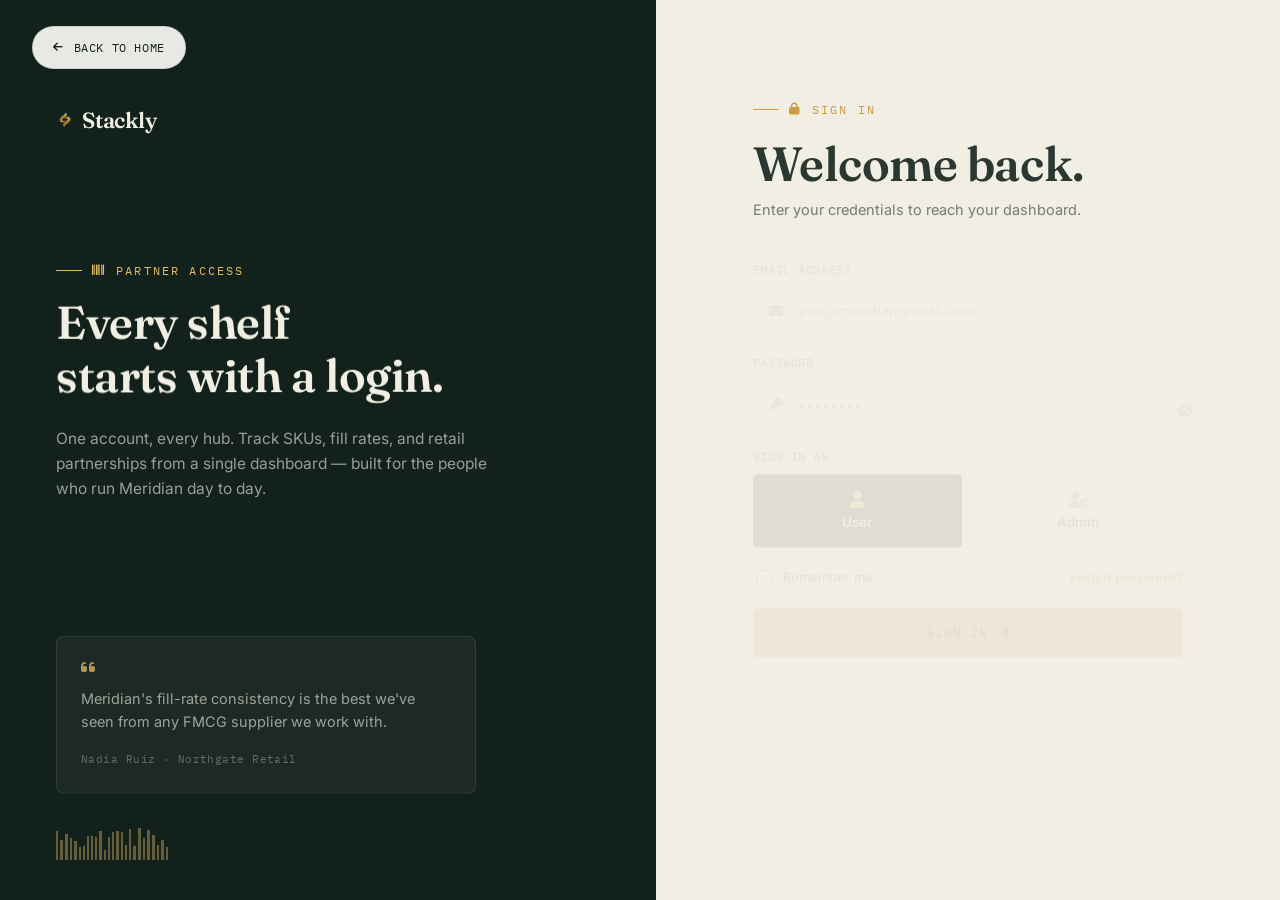
<file: dashboard-admin.html>
<!DOCTYPE html>
<html lang="en">
<head>
<meta charset="UTF-8">
<meta name="viewport" content="width=device-width, initial-scale=1.0">
<title>Admin Dashboard — Meridian</title>
<meta name="description" content="Meridian admin dashboard — users, orders, revenue and messages in one place.">

<link rel="preconnect" href="https://fonts.googleapis.com">
<link href="https://fonts.googleapis.com/css2?family=Fraunces:wght@400;500;600;700&family=Inter:wght@400;500;600;700&family=IBM+Plex+Mono:wght@400;500&display=swap" rel="stylesheet">
<link rel="stylesheet" href="https://cdnjs.cloudflare.com/ajax/libs/font-awesome/6.5.1/css/all.min.css">

<link rel="stylesheet" href="style.css">
<style>
/* ---- page-specific additions (dashboard tab system + extra widgets) ---- */
.dash-section{ display:none; }
.dash-section.is-active{ display:block; animation: dashFade .5s var(--ease); }
@keyframes dashFade{ from{ opacity:0; transform:translateY(10px);} to{ opacity:1; transform:translateY(0);} }

.dash-quick-actions{ display:flex; gap:14px; flex-wrap:wrap; margin-bottom:30px; }
.quick-action{ display:flex; align-items:center; gap:10px; padding:13px 18px; border-radius:999px; border:1px solid var(--ink-12); background:var(--paper); font-size:13px; font-weight:600; color:var(--ink-70); transition: border-color .3s ease, transform .3s ease, box-shadow .3s ease; }
.quick-action i{ color:var(--gold); }
.quick-action:hover{ border-color:var(--gold); transform:translateY(-2px); box-shadow:0 14px 24px -18px rgba(18,33,28,.3); }

.order-media{ display:flex; flex-direction:column; align-items:center; gap:6px; }
.order-thumb{ width:46px; height:46px; border-radius:8px; object-fit:cover; flex-shrink:0; background:var(--ink-12); }

.dash-notif-panel{ position:absolute; top:64px; right:24px; width:320px; max-width:86vw; background:var(--paper); border:1px solid var(--ink-12); border-radius:10px; box-shadow:0 24px 48px -20px rgba(18,33,28,.35); padding:8px; z-index:150; opacity:0; visibility:hidden; transform:translateY(-10px); transition:.3s var(--ease); }
.dash-notif-panel.is-open{ opacity:1; visibility:visible; transform:translateY(0); }
.dash-notif-head{ display:flex; justify-content:space-between; padding:10px 12px; font-family:var(--font-mono); font-size:10.5px; text-transform:uppercase; letter-spacing:.05em; color:var(--ink-45); border-bottom:1px solid var(--ink-12); margin-bottom:4px; }
.dash-notif-item{ display:flex; gap:12px; padding:11px 12px; border-radius:8px; transition:background .25s ease; }
.dash-notif-item:hover{ background:var(--base); }
.dash-notif-item i{ width:34px; height:34px; border-radius:50%; background:var(--gold-12); color:var(--gold); display:flex; align-items:center; justify-content:center; font-size:12.5px; flex-shrink:0; }
.dash-notif-item b{ display:block; font-size:12.5px; }
.dash-notif-item span{ font-size:11px; color:var(--ink-45); }

.dash-toast{ position:fixed; bottom:26px; right:26px; display:flex; align-items:center; gap:10px; background:var(--ink); color:var(--base); padding:14px 20px; border-radius:8px; font-size:13.5px; box-shadow:0 20px 40px -18px rgba(0,0,0,.4); transform:translateY(24px); opacity:0; pointer-events:none; transition:.4s var(--ease); z-index:9999; max-width: calc(100vw - 48px); }
.dash-toast.is-visible{ transform:translateY(0); opacity:1; }
.dash-toast i{ color:var(--gold-2); flex-shrink:0; }

.settings-card{ background:var(--paper); border:1px solid var(--ink-12); border-radius:8px; padding:26px; margin-bottom:20px; }
.settings-card h3{ font-size:16px; margin-bottom:4px; display:flex; align-items:center; gap:10px; }
.settings-card h3 i{ color:var(--gold); font-size:14px; }
.settings-card > p{ font-size:13px; color:var(--ink-45); margin-bottom:6px; }
.settings-row{ display:flex; align-items:center; justify-content:space-between; gap:20px; padding:16px 0; border-bottom:1px solid var(--ink-12); flex-wrap:wrap; }
.settings-row:last-child{ border-bottom:none; padding-bottom:0; }
.settings-row b{ display:block; font-size:14px; margin-bottom:3px; }
.settings-row span{ font-size:12.5px; color:var(--ink-45); }
.toggle-switch{ position:relative; width:44px; height:24px; border-radius:999px; background:var(--ink-12); flex-shrink:0; cursor:pointer; transition:background .3s ease; }
.toggle-switch::after{ content:""; position:absolute; top:3px; left:3px; width:18px; height:18px; border-radius:50%; background:var(--paper); transition:transform .3s ease; box-shadow:0 2px 6px rgba(0,0,0,.2); }
.toggle-switch.is-on{ background:var(--gold); }
.toggle-switch.is-on::after{ transform:translateX(20px); }

.empty-state{ text-align:center; padding:50px 20px; color:var(--ink-45); }
.empty-state i{ font-size:28px; margin-bottom:14px; display:block; color:var(--ink-12); }

.section-mini-head{ display:flex; align-items:center; justify-content:space-between; gap:14px; flex-wrap:wrap; margin-bottom:24px; }
.section-mini-head h2{ font-size:22px; margin:0; }
.section-mini-head p{ margin:2px 0 0; font-size:13.5px; color:var(--ink-45); }

.mini-bars{ display:flex; align-items:flex-end; gap:12px; height:150px; padding:10px 6px 26px; }
.mini-bars .bar{ flex:1; background:linear-gradient(180deg,var(--gold-2),var(--gold)); border-radius:8px 8px 3px 3px; height:0; position:relative; transition:height 1.1s var(--ease); }
.mini-bars .bar span{ position:absolute; bottom:-22px; left:0; right:0; text-align:center; font-family:var(--font-mono); font-size:10px; color:var(--ink-45); }

@media (max-width: 640px){
  .dash-notif-panel{ right:12px; left:12px; width:auto; }
}
</style>
</head>
<body class="dash-body" data-role="admin">

<div class="dash-shell">

  <!-- =========================================================
       SIDEBAR
       ========================================================= -->
  <aside class="dash-sidebar" id="dashSidebar">
    <div class="dash-sidebar-top">
<a href="index.html" class="logo">
  <img src="Assest/stackly-icon.webp" alt="Stackly" class="logo-mark">
  Stackly
</a>      <button class="dash-sidebar-close" id="dashSidebarClose" aria-label="Close menu"><i class="fa-solid fa-xmark"></i></button>
    </div>

    <div class="dash-role-badge is-admin"><i class="fa-solid fa-user-shield"></i> Administrator</div>

    <nav class="dash-nav">
      <a href="#overview" data-section="overview"><i class="fa-solid fa-gauge-high"></i> Overview</a>
      <a href="#users" data-section="users"><i class="fa-solid fa-users"></i> Users <span class="nav-badge" data-count-users>0</span></a>
      <a href="#orders" data-section="orders"><i class="fa-solid fa-boxes-stacked"></i> Orders</a>
      <a href="#messages" data-section="messages"><i class="fa-solid fa-envelope"></i> Messages <span class="nav-badge" data-unread-badge></span></a>
      <a href="#settings" data-section="settings"><i class="fa-solid fa-gear"></i> Settings</a>
    </nav>

    <div class="dash-sidebar-bottom">
      <button type="button" class="btn btn-line btn-block" data-logout><i class="fa-solid fa-arrow-right-from-bracket"></i> Sign Out</button>
    </div>
  </aside>

  <div class="dash-overlay" id="dashOverlay"></div>

  <!-- =========================================================
       MAIN
       ========================================================= -->
  <main class="dash-main">
    <div class="dash-topbar">
      <button class="dash-hamburger" id="dashHamburger" aria-label="Open menu"><span></span><span></span><span></span></button>

      <div class="dash-search">
        <i class="fa-solid fa-magnifying-glass"></i>
        <input type="text" id="dashSearchInput" placeholder="Search users, orders, messages…">
      </div>

      <div class="dash-topbar-right">
        <button class="dash-icon-btn" id="dashNotifBtn" aria-label="Notifications">
          <i class="fa-solid fa-bell"></i>
          <span class="dash-dot" id="dashNotifDot"></span>
        </button>
        <div class="dash-notif-panel" id="dashNotifPanel">
          <div class="dash-notif-head"><span>Notifications</span><span data-unread-badge></span></div>
          <div class="dash-notif-item"><i class="fa-solid fa-triangle-exclamation"></i><div><b>Shipment delay — Nairobi hub</b><span>1 hour ago</span></div></div>
          <div class="dash-notif-item"><i class="fa-solid fa-user-plus"></i><div><b>New account registered</b><span>3 hours ago</span></div></div>
          <div class="dash-notif-item"><i class="fa-solid fa-chart-line"></i><div><b>June revenue report ready</b><span>2 days ago</span></div></div>
        </div>

        <button type="button" class="dash-icon-btn" data-logout aria-label="Sign out"><i class="fa-solid fa-arrow-right-from-bracket"></i></button>

        <div class="dash-user-chip">
          <div class="dash-avatar" data-user-avatar>M</div>
          <div class="dash-user-info">
            <b data-user-name>Meridian Admin</b>
            <span data-user-email>admin@meridiangoods.com</span>
          </div>
        </div>
      </div>
    </div>

    <div class="dash-content" id="dashContent">

      <!-- ========================= OVERVIEW ========================= -->
      <section class="dash-section" data-section="overview">
        <div class="dash-welcome" data-reveal>
          <div>
            <h1 data-user-greeting>Good afternoon</h1>
            <p>Here's what's happening across Meridian today.</p>
          </div>
          <div class="dash-date" data-today>—</div>
        </div>

        <div class="dash-quick-actions" data-reveal>
          <button type="button" class="quick-action" data-section-jump="users"><i class="fa-solid fa-user-plus"></i> Manage Users</button>
          <button type="button" class="quick-action" data-section-jump="orders"><i class="fa-solid fa-boxes-stacked"></i> Review Orders</button>
          <button type="button" class="quick-action" data-toast="Weekly report queued for export…|fa-file-arrow-down"><i class="fa-solid fa-file-arrow-down"></i> Export Report</button>
          <button type="button" class="quick-action" data-section-jump="messages"><i class="fa-solid fa-headset"></i> Support Inbox</button>
        </div>

        <div class="dash-stats">
          <div class="dash-stat-card" data-reveal><i class="fa-solid fa-users"></i><div><b id="statTotalUsers" data-count="0" data-plain>0</b><span>Total Users</span></div></div>
          <div class="dash-stat-card" data-reveal><i class="fa-solid fa-boxes-stacked"></i><div><b data-count="326">0</b><span>Orders This Month</span></div></div>
          <div class="dash-stat-card" data-reveal><i class="fa-solid fa-sack-dollar"></i><div><b data-count="482" data-prefix="$" data-suffix="K">0</b><span>Revenue This Month</span></div></div>
          <div class="dash-stat-card" data-reveal><i class="fa-solid fa-headset"></i><div><b data-count="14" data-plain>0</b><span>Open Support Tickets</span></div></div>
        </div>

        <div class="dash-grid">
          <div class="dash-panel" data-reveal>
            <div class="dash-panel-head">
              <h3><i class="fa-solid fa-envelope"></i> Recent Messages</h3>
              <a href="#messages" data-section="messages" class="auth-link-sm">View all <i class="fa-solid fa-arrow-right"></i></a>
            </div>
            <div class="email-list" id="emailPreviewList"></div>
          </div>

          <div class="dash-panel" data-reveal>
            <div class="dash-panel-head"><h3><i class="fa-solid fa-chart-column"></i> Revenue Trend</h3><span class="order-sku">Last 6 months</span></div>
            <div class="mini-bars" id="miniBars"></div>
          </div>
        </div>

        <div class="dash-panel" data-reveal>
          <div class="dash-panel-head">
            <h3><i class="fa-solid fa-user-plus"></i> Recent Signups</h3>
            <a href="404.html" data-section="users" class="auth-link-sm">Manage users <i class="fa-solid fa-arrow-right"></i></a>
          </div>
          <div class="order-list" id="recentSignupsList"></div>
        </div>
      </section>

      <!-- ========================= USERS ========================= -->
      <section class="dash-section" data-section="users">
        <div class="section-mini-head" data-reveal>
          <div><h2>Users</h2><p>Everyone who has signed up or signed in to Meridian.</p></div>
        </div>
        <div class="dash-panel" data-reveal>
          <div class="dash-panel-head"><h3><i class="fa-solid fa-users"></i> All Users</h3></div>
          <div class="dash-table-wrap">
            <table class="dash-table">
              <thead><tr><th>Name</th><th>Email</th><th>Role</th><th>Status</th><th>Actions</th></tr></thead>
              <tbody id="usersTableBody"></tbody>
            </table>
          </div>
        </div>
      </section>

      <!-- ========================= ORDERS ========================= -->
      <section class="dash-section" data-section="orders">
        <div class="section-mini-head" data-reveal>
          <div><h2>Orders</h2><p>Every order placed across the platform.</p></div>
        </div>
        <div class="dash-panel" data-reveal>
          <div class="dash-panel-head">
            <h3><i class="fa-solid fa-boxes-stacked"></i> All Orders</h3>
            <div class="email-filter-tabs" id="adminOrderTabs">
              <button type="button" class="is-active" data-filter="all">All</button>
              <button type="button" data-filter="processing">Processing</button>
              <button type="button" data-filter="shipped">Shipped</button>
              <button type="button" data-filter="delivered">Delivered</button>
            </div>
          </div>
          <div class="dash-table-wrap">
            <table class="dash-table">
              <thead><tr><th>Order ID</th><th>Customer</th><th>Product</th><th>Amount</th><th>Status</th></tr></thead>
              <tbody id="adminOrdersBody"></tbody>
            </table>
          </div>
        </div>
      </section>

      <!-- ========================= MESSAGES ========================= -->
      <section class="dash-section" data-section="messages">
        <div class="section-mini-head" data-reveal>
          <div><h2>Messages</h2><p>Support requests, partner notes and internal updates.</p></div>
        </div>
        <div class="dash-panel" data-reveal>
          <div class="dash-panel-head">
            <h3><i class="fa-solid fa-envelope"></i> Inbox</h3>
            <div class="email-filter-tabs" id="emailFullTabs">
              <button type="button" class="is-active" data-filter="all">All</button>
              <button type="button" data-filter="unread">Unread</button>
              <button type="button" data-filter="flagged">Flagged</button>
            </div>
          </div>
          <div class="email-list" id="emailFullList"></div>
        </div>
      </section>

      <!-- ========================= SETTINGS ========================= -->
      <section class="dash-section" data-section="settings">
        <div class="section-mini-head" data-reveal>
          <div><h2>Settings</h2><p>Manage your admin profile and platform preferences.</p></div>
        </div>

        <div class="settings-card" data-reveal>
          <h3><i class="fa-solid fa-id-card"></i> Profile</h3>
          <p>Your admin account details on file with Meridian.</p>
          <div class="settings-row"><div><b data-user-name>—</b><span>Full name</span></div></div>
          <div class="settings-row"><div><b data-user-email>—</b><span>Email address</span></div></div>
          <div class="settings-row"><div><b>Administrator</b><span>Account type</span></div></div>
        </div>

        <div class="settings-card" data-reveal>
          <h3><i class="fa-solid fa-sliders"></i> Platform Preferences</h3>
          <div class="settings-row"><div><b>New signup alerts</b><span>Notify me whenever a new account is created</span></div><div class="toggle-switch is-on"></div></div>
          <div class="settings-row"><div><b>Weekly report emails</b><span>Send a summary every Monday morning</span></div><div class="toggle-switch is-on"></div></div>
          <div class="settings-row"><div><b>Maintenance mode</b><span>Temporarily disable public checkout</span></div><div class="toggle-switch"></div></div>
        </div>

        <button type="button" class="btn btn-line" data-logout><i class="fa-solid fa-arrow-right-from-bracket"></i> Sign Out</button>
      </section>

    </div>
  </main>
</div>

<script src="dashboard.js"></script>
<script>
  document.querySelectorAll('[data-section-jump]').forEach(btn => {
    btn.addEventListener('click', () => {
      document.querySelector('.dash-nav a[data-section="' + btn.getAttribute('data-section-jump') + '"]').click();
    });
  });
</script>
</body>
</html>
</file>
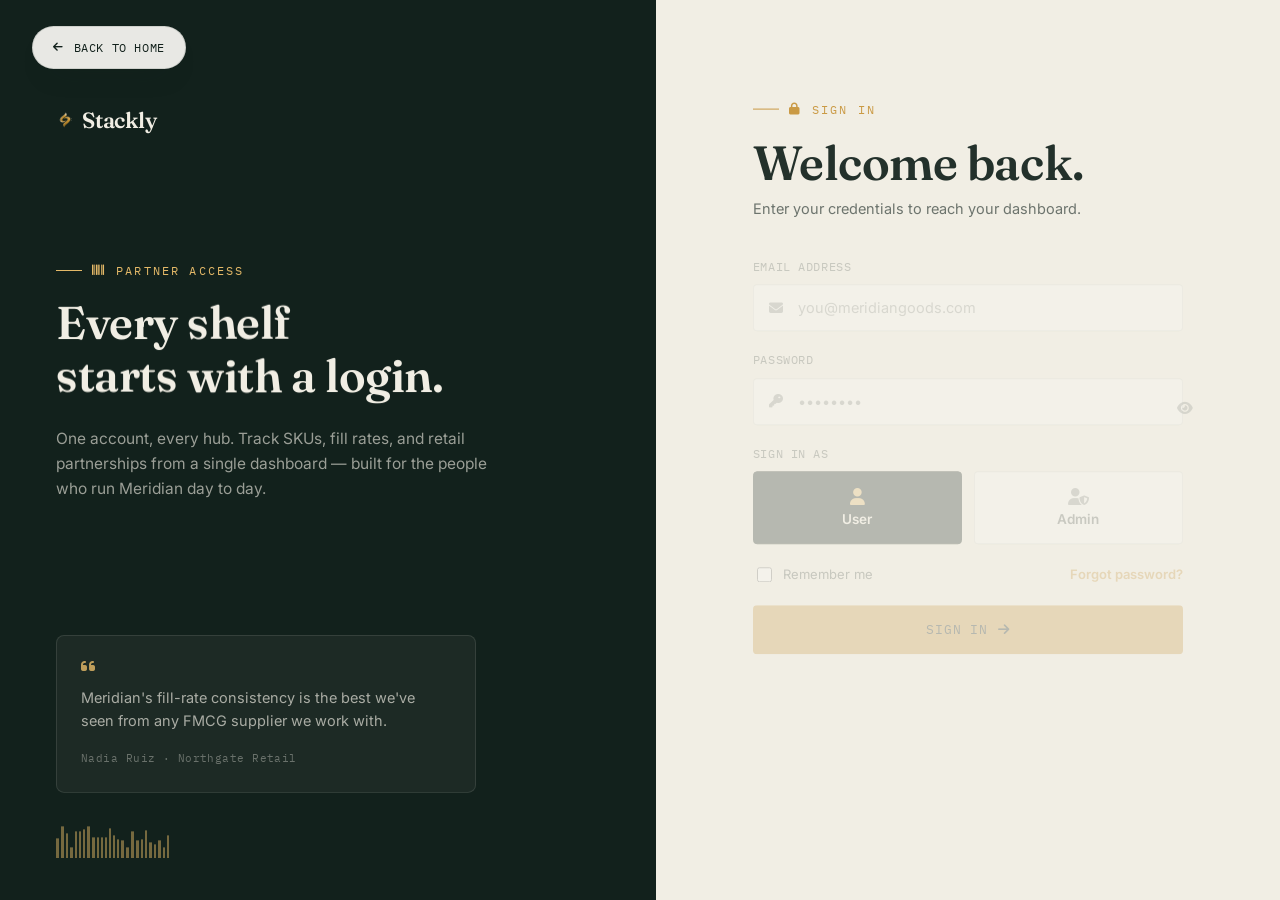
<file: dashboard-user.html>
<!DOCTYPE html>
<html lang="en">
<head>
<meta charset="UTF-8">
<meta name="viewport" content="width=device-width, initial-scale=1.0">
<title>My Dashboard — Meridian</title>
<meta name="description" content="Your Meridian account dashboard — orders, shipments and messages in one place.">

<link rel="preconnect" href="https://fonts.googleapis.com">
<link href="https://fonts.googleapis.com/css2?family=Fraunces:wght@400;500;600;700&family=Inter:wght@400;500;600;700&family=IBM+Plex+Mono:wght@400;500&display=swap" rel="stylesheet">
<link rel="stylesheet" href="https://cdnjs.cloudflare.com/ajax/libs/font-awesome/6.5.1/css/all.min.css">

<link rel="stylesheet" href="style.css">
<style>
/* ---- page-specific additions (dashboard tab system + extra widgets) ---- */
.dash-section{ display:none; }
.dash-section.is-active{ display:block; animation: dashFade .5s var(--ease); }
@keyframes dashFade{ from{ opacity:0; transform:translateY(10px);} to{ opacity:1; transform:translateY(0);} }

.dash-quick-actions{ display:flex; gap:14px; flex-wrap:wrap; margin-bottom:30px; }
.quick-action{ display:flex; align-items:center; gap:10px; padding:13px 18px; border-radius:999px; border:1px solid var(--ink-12); background:var(--paper); font-size:13px; font-weight:600; color:var(--ink-70); transition: border-color .3s ease, transform .3s ease, box-shadow .3s ease; }
.quick-action i{ color:var(--gold); }
.quick-action:hover{ border-color:var(--gold); transform:translateY(-2px); box-shadow:0 14px 24px -18px rgba(18,33,28,.3); }

.order-media{ display:flex; flex-direction:column; align-items:center; gap:6px; }
.order-thumb{ width:46px; height:46px; border-radius:8px; object-fit:cover; flex-shrink:0; background:var(--ink-12); }

.dash-notif-panel{ position:absolute; top:64px; right:24px; width:320px; max-width:86vw; background:var(--paper); border:1px solid var(--ink-12); border-radius:10px; box-shadow:0 24px 48px -20px rgba(18,33,28,.35); padding:8px; z-index:150; opacity:0; visibility:hidden; transform:translateY(-10px); transition:.3s var(--ease); }
.dash-notif-panel.is-open{ opacity:1; visibility:visible; transform:translateY(0); }
.dash-notif-head{ display:flex; justify-content:space-between; padding:10px 12px; font-family:var(--font-mono); font-size:10.5px; text-transform:uppercase; letter-spacing:.05em; color:var(--ink-45); border-bottom:1px solid var(--ink-12); margin-bottom:4px; }
.dash-notif-item{ display:flex; gap:12px; padding:11px 12px; border-radius:8px; transition:background .25s ease; }
.dash-notif-item:hover{ background:var(--base); }
.dash-notif-item i{ width:34px; height:34px; border-radius:50%; background:var(--gold-12); color:var(--gold); display:flex; align-items:center; justify-content:center; font-size:12.5px; flex-shrink:0; }
.dash-notif-item b{ display:block; font-size:12.5px; }
.dash-notif-item span{ font-size:11px; color:var(--ink-45); }

.dash-toast{ position:fixed; bottom:26px; right:26px; display:flex; align-items:center; gap:10px; background:var(--ink); color:var(--base); padding:14px 20px; border-radius:8px; font-size:13.5px; box-shadow:0 20px 40px -18px rgba(0,0,0,.4); transform:translateY(24px); opacity:0; pointer-events:none; transition:.4s var(--ease); z-index:9999; max-width: calc(100vw - 48px); }
.dash-toast.is-visible{ transform:translateY(0); opacity:1; }
.dash-toast i{ color:var(--gold-2); flex-shrink:0; }

.settings-card{ background:var(--paper); border:1px solid var(--ink-12); border-radius:8px; padding:26px; margin-bottom:20px; }
.settings-card h3{ font-size:16px; margin-bottom:4px; display:flex; align-items:center; gap:10px; }
.settings-card h3 i{ color:var(--gold); font-size:14px; }
.settings-card > p{ font-size:13px; color:var(--ink-45); margin-bottom:6px; }
.settings-row{ display:flex; align-items:center; justify-content:space-between; gap:20px; padding:16px 0; border-bottom:1px solid var(--ink-12); flex-wrap:wrap; }
.settings-row:last-child{ border-bottom:none; padding-bottom:0; }
.settings-row b{ display:block; font-size:14px; margin-bottom:3px; }
.settings-row span{ font-size:12.5px; color:var(--ink-45); }
.toggle-switch{ position:relative; width:44px; height:24px; border-radius:999px; background:var(--ink-12); flex-shrink:0; cursor:pointer; transition:background .3s ease; }
.toggle-switch::after{ content:""; position:absolute; top:3px; left:3px; width:18px; height:18px; border-radius:50%; background:var(--paper); transition:transform .3s ease; box-shadow:0 2px 6px rgba(0,0,0,.2); }
.toggle-switch.is-on{ background:var(--gold); }
.toggle-switch.is-on::after{ transform:translateX(20px); }

.empty-state{ text-align:center; padding:50px 20px; color:var(--ink-45); grid-column: 1 / -1; }
.empty-state i{ font-size:28px; margin-bottom:14px; display:block; color:var(--ink-12); }

.section-mini-head{ display:flex; align-items:center; justify-content:space-between; gap:14px; flex-wrap:wrap; margin-bottom:24px; }
.section-mini-head h2{ font-size:22px; margin:0; }
.section-mini-head p{ margin:2px 0 0; font-size:13.5px; color:var(--ink-45); }

@media (max-width: 640px){
  .dash-notif-panel{ right:12px; left:12px; width:auto; }
}
</style>
</head>
<body class="dash-body" data-role="user">

<div class="dash-shell">

  <!-- =========================================================
       SIDEBAR
       ========================================================= -->
  <aside class="dash-sidebar" id="dashSidebar">
    <div class="dash-sidebar-top">
<a href="index.html" class="logo">
  <img src="Assest/stackly-icon.webp" alt="Stackly" class="logo-mark">
  Stackly
</a>      <button class="dash-sidebar-close" id="dashSidebarClose" aria-label="Close menu"><i class="fa-solid fa-xmark"></i></button>
    </div>

    <div class="dash-role-badge"><i class="fa-solid fa-user"></i> User Account</div>

    <nav class="dash-nav">
      <a href="#overview" data-section="overview"><i class="fa-solid fa-house"></i> Overview</a>
      <a href="#orders" data-section="orders"><i class="fa-solid fa-bag-shopping"></i> My Orders</a>
      <a href="#shipments" data-section="shipments"><i class="fa-solid fa-truck-fast"></i> Shipments</a>
      <a href="#messages" data-section="messages"><i class="fa-solid fa-envelope"></i> Messages <span class="nav-badge" data-unread-badge></span></a>
      <a href="#settings" data-section="settings"><i class="fa-solid fa-gear"></i> Settings</a>
    </nav>

    <div class="dash-sidebar-bottom">
      <button type="button" class="btn btn-line btn-block" data-logout><i class="fa-solid fa-arrow-right-from-bracket"></i> Sign Out</button>
    </div>
  </aside>

  <div class="dash-overlay" id="dashOverlay"></div>

  <!-- =========================================================
       MAIN
       ========================================================= -->
  <main class="dash-main">
    <div class="dash-topbar">
      <button class="dash-hamburger" id="dashHamburger" aria-label="Open menu"><span></span><span></span><span></span></button>

      <div class="dash-search">
        <i class="fa-solid fa-magnifying-glass"></i>
        <input type="text" id="dashSearchInput" placeholder="Search orders, messages…">
      </div>

      <div class="dash-topbar-right">
        <button class="dash-icon-btn" id="dashNotifBtn" aria-label="Notifications">
          <i class="fa-solid fa-bell"></i>
          <span class="dash-dot" id="dashNotifDot"></span>
        </button>
        <div class="dash-notif-panel" id="dashNotifPanel">
          <div class="dash-notif-head"><span>Notifications</span><span data-unread-badge></span></div>
          <div class="dash-notif-item"><i class="fa-solid fa-truck-fast"></i><div><b>Order MER-10221 shipped</b><span>2 hours ago</span></div></div>
          <div class="dash-notif-item"><i class="fa-solid fa-star"></i><div><b>120 reward points earned</b><span>2 days ago</span></div></div>
          <div class="dash-notif-item"><i class="fa-solid fa-leaf"></i><div><b>Your 2026 impact summary is ready</b><span>1 week ago</span></div></div>
        </div>

        <button type="button" class="dash-icon-btn" data-logout aria-label="Sign out"><i class="fa-solid fa-arrow-right-from-bracket"></i></button>

        <div class="dash-user-chip">
          <div class="dash-avatar" data-user-avatar>M</div>
          <div class="dash-user-info">
            <b data-user-name>Meridian User</b>
            <span data-user-email>you@meridiangoods.com</span>
          </div>
        </div>
      </div>
    </div>

    <div class="dash-content" id="dashContent">

      <!-- ========================= OVERVIEW ========================= -->
      <section class="dash-section" data-section="overview">
        <div class="dash-welcome" data-reveal>
          <div>
            <h1 data-user-greeting>Good afternoon</h1>
            <p>Here's what's happening with your Meridian account today.</p>
          </div>
          <div class="dash-date" data-today>—</div>
        </div>

        <div class="dash-quick-actions" data-reveal>
          <button type="button" class="quick-action" data-section-jump="shipments"><i class="fa-solid fa-truck-fast"></i> Track Shipment</button>
          <button type="button" class="quick-action" data-section-jump="orders"><i class="fa-solid fa-rotate"></i> Reorder Favorites</button>
          <button type="button" class="quick-action" data-section-jump="messages"><i class="fa-solid fa-headset"></i> Contact Support</button>
          <button type="button" class="quick-action" data-toast="Preparing your latest invoice…|fa-file-invoice"><i class="fa-solid fa-file-invoice"></i> Download Invoice</button>
        </div>

        <div class="dash-stats">
          <div class="dash-stat-card" data-reveal><i class="fa-solid fa-box-open"></i><div><b data-count="3" data-plain>0</b><span>Active Orders</span></div></div>
          <div class="dash-stat-card" data-reveal><i class="fa-solid fa-truck-fast"></i><div><b data-count="2" data-plain>0</b><span>In Transit</span></div></div>
          <div class="dash-stat-card" data-reveal><i class="fa-solid fa-circle-check"></i><div><b data-count="4" data-plain>0</b><span>Delivered This Month</span></div></div>
          <div class="dash-stat-card" data-reveal><i class="fa-solid fa-star"></i><div><b data-count="1240">0</b><span>Reward Points</span></div></div>
        </div>

        <div class="dash-grid">
          <div class="dash-panel" data-reveal>
            <div class="dash-panel-head">
              <h3><i class="fa-solid fa-envelope"></i> Recent Messages</h3>
              <a href="#messages" data-section="messages" class="auth-link-sm">View all <i class="fa-solid fa-arrow-right"></i></a>
            </div>
            <div class="email-list" id="emailPreviewList"></div>
          </div>

          <div class="dash-panel" data-reveal>
            <div class="dash-panel-head"><h3><i class="fa-solid fa-bag-shopping"></i> Recent Orders</h3></div>
            <div class="order-list" id="orderPreviewList"></div>
          </div>
        </div>

        <div class="dash-panel" data-reveal>
          <div class="dash-panel-head">
            <h3><i class="fa-solid fa-sparkles"></i> Recommended For You</h3>
          </div>
          <div class="product-grid" style="grid-template-columns:repeat(3,1fr); gap:20px;">
            <div class="product-card" data-reveal>
              <div class="product-media"><img src="Assest/water_bottle.webp" alt="Sparkling Spring Water" loading="lazy"></div>
              <div class="product-body">
                <span class="sku">FB-014 · Beverage</span>
                <h3>Sparkling Spring Water</h3>
                <p>Naturally carbonated, zero sugar, 12-pack.</p>
                <div class="product-foot"><span>Restock favorite</span><a href="404.html"><i class="fa-solid fa-arrow-right"></i></a></div>
              </div>
            </div>
            <div class="product-card" data-reveal>
              <div class="product-media"><img src="Assest/perfume.webp" alt="Eau de Parfum Collection" loading="lazy"></div>
              <div class="product-body">
                <span class="sku">PC-027 · Personal Care</span>
                <h3>Eau de Parfum Collection</h3>
                <p>Botanical fragrance, three signature scents.</p>
                <div class="product-foot"><span>Based on your orders</span><a href="404.html"><i class="fa-solid fa-arrow-right"></i></a></div>
              </div>
            </div>
            <div class="product-card" data-reveal>
              <div class="product-media"><img src="Assest/pills.webp" alt="Daily Vitamins Family Pack" loading="lazy"></div>
              <div class="product-body">
                <span class="sku">HW-011 · Wellness</span>
                <h3>Daily Vitamins — Family Pack</h3>
                <p>Complete multivitamin sets for the whole household.</p>
                <div class="product-foot"><span>Popular this month</span><a href="404.html"><i class="fa-solid fa-arrow-right"></i></a></div>
              </div>
            </div>
          </div>
        </div>
      </section>

      <!-- ========================= ORDERS ========================= -->
      <section class="dash-section" data-section="orders">
        <div class="section-mini-head" data-reveal>
          <div><h2>My Orders</h2><p>Every order you've placed with Meridian, in one place.</p></div>
        </div>
        <div class="dash-panel" data-reveal>
          <div class="dash-panel-head">
            <h3><i class="fa-solid fa-bag-shopping"></i> Order History</h3>
            <div class="email-filter-tabs" id="orderFullTabs">
              <button type="button" class="is-active" data-filter="all">All</button>
              <button type="button" data-filter="processing">Processing</button>
              <button type="button" data-filter="shipped">Shipped</button>
              <button type="button" data-filter="delivered">Delivered</button>
            </div>
          </div>
          <div class="order-list" id="orderFullList"></div>
        </div>
      </section>

      <!-- ========================= SHIPMENTS ========================= -->
      <section class="dash-section" data-section="shipments">
        <div class="section-mini-head" data-reveal>
          <div><h2>Shipments</h2><p>Live progress on everything currently on its way to you.</p></div>
        </div>
        <div id="shipmentList"></div>
      </section>

      <!-- ========================= MESSAGES ========================= -->
      <section class="dash-section" data-section="messages">
        <div class="section-mini-head" data-reveal>
          <div><h2>Messages</h2><p>Shipping updates, receipts and news from Meridian.</p></div>
        </div>
        <div class="dash-panel" data-reveal>
          <div class="dash-panel-head">
            <h3><i class="fa-solid fa-envelope"></i> Inbox</h3>
            <div class="email-filter-tabs" id="emailFullTabs">
              <button type="button" class="is-active" data-filter="all">All</button>
              <button type="button" data-filter="unread">Unread</button>
              <button type="button" data-filter="flagged">Flagged</button>
            </div>
          </div>
          <div class="email-list" id="emailFullList"></div>
        </div>
      </section>

      <!-- ========================= SETTINGS ========================= -->
      <section class="dash-section" data-section="settings">
        <div class="section-mini-head" data-reveal>
          <div><h2>Settings</h2><p>Manage your profile and notification preferences.</p></div>
        </div>

        <div class="settings-card" data-reveal>
          <h3><i class="fa-solid fa-id-card"></i> Profile</h3>
          <p>Your account details on file with Meridian.</p>
          <div class="settings-row"><div><b data-user-name>—</b><span>Full name</span></div></div>
          <div class="settings-row"><div><b data-user-email>—</b><span>Email address</span></div></div>
          <div class="settings-row"><div><b>User Account</b><span>Account type</span></div></div>
        </div>

        <div class="settings-card" data-reveal>
          <h3><i class="fa-solid fa-bell"></i> Notification Preferences</h3>
          <div class="settings-row"><div><b>Order updates</b><span>Email me about shipping and delivery status</span></div><div class="toggle-switch is-on"></div></div>
          <div class="settings-row"><div><b>SMS alerts</b><span>Text me for time-sensitive delivery windows</span></div><div class="toggle-switch"></div></div>
          <div class="settings-row"><div><b>Product news</b><span>Occasional updates on new arrivals</span></div><div class="toggle-switch is-on"></div></div>
        </div>

        <button type="button" class="btn btn-line" data-logout><i class="fa-solid fa-arrow-right-from-bracket"></i> Sign Out</button>
      </section>

    </div>
  </main>
</div>

<script src="dashboard.js"></script>
<script>
  /* small page-only wiring: quick-action buttons that jump sections */
  document.querySelectorAll('[data-section-jump]').forEach(btn => {
    btn.addEventListener('click', () => {
      document.querySelector('.dash-nav a[data-section="' + btn.getAttribute('data-section-jump') + '"]').click();
    });
  });
</script>
</body>
</html>
</file>
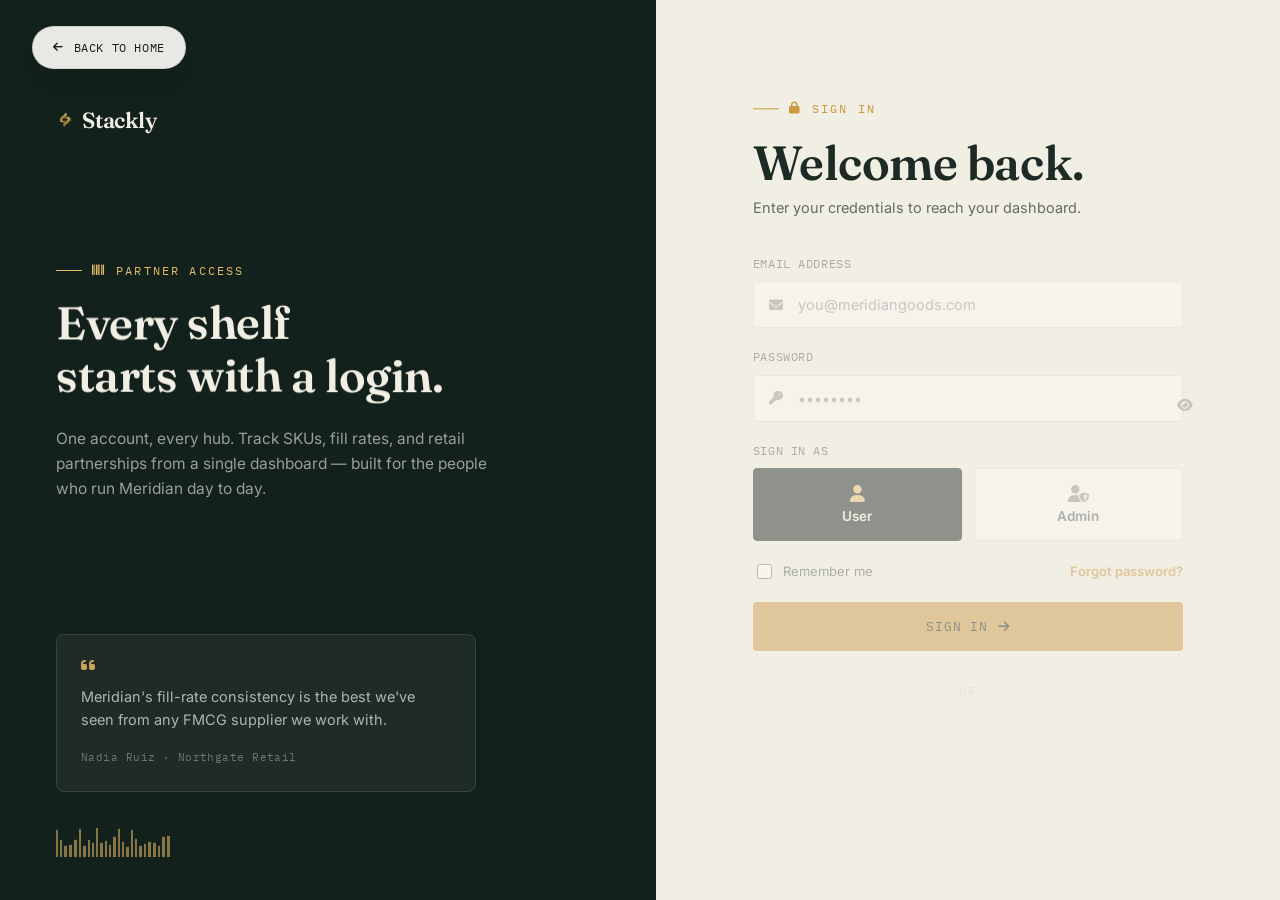
<file: login.html>
<!DOCTYPE html>
<html lang="en">
<head>
<meta charset="UTF-8">
<meta name="viewport" content="width=device-width, initial-scale=1.0">
<title>Login — Meridian</title>
<meta name="description" content="Sign in to your Meridian account to access your dashboard.">

<link rel="preconnect" href="https://fonts.googleapis.com">
<link href="https://fonts.googleapis.com/css2?family=Fraunces:wght@400;500;600;700&family=Inter:wght@400;500;600;700&family=IBM+Plex+Mono:wght@400;500&display=swap" rel="stylesheet">
<link rel="stylesheet" href="https://cdnjs.cloudflare.com/ajax/libs/font-awesome/6.5.1/css/all.min.css">
<script src="https://cdnjs.cloudflare.com/ajax/libs/gsap/3.12.5/gsap.min.js"></script>

<link rel="stylesheet" href="style.css">
</head>
<body class="auth-body">

<a href="index.html" class="back-home" data-reveal>
  <i class="fa-solid fa-arrow-left"></i> Back to Home
</a>

<div class="auth-page">

  <!-- BRAND SIDE -->
  <div class="auth-brand">
    <div class="auth-noise" aria-hidden="true"></div>
    <div class="auth-brand-top">
      <a href="index.html" class="logo">
  <img src="Assest/stackly-icon.webp" alt="Stackly" class="logo-mark">
  Stackly
</a>
    </div>

    <div class="auth-brand-mid">
      <div class="eyebrow"><i class="fa-solid fa-barcode"></i> Partner Access</div>
      <h1 class="split-title auth-title">
        <span class="line"><span class="word">Every</span> <span class="word">shelf</span></span>
        <span class="line"><span class="word">starts</span> <span class="word">with</span> <span class="word">a</span> <span class="word">login.</span></span>
      </h1>
      <p class="lede">One account, every hub. Track SKUs, fill rates, and retail partnerships from a single dashboard — built for the people who run Meridian day to day.</p>
    </div>

    <div class="auth-brand-bottom">
      <div class="auth-quote">
        <i class="fa-solid fa-quote-left"></i>
        <p>Meridian's fill-rate consistency is the best we've seen from any FMCG supplier we work with.</p>
        <span>Nadia Ruiz · Northgate Retail</span>
      </div>
      <div class="auth-brand-barcode" id="authBarcode"></div>
    </div>
  </div>

  <!-- FORM SIDE -->
  <div class="auth-form-side">
    <div class="auth-card" data-reveal>
      <div class="eyebrow"><i class="fa-solid fa-lock"></i> Sign In</div>
      <h2>Welcome back.</h2>
      <p class="auth-sub">Enter your credentials to reach your dashboard.</p>

      <div class="auth-alert" id="authAlert"></div>

      <!-- Shown only if a previous session is already on this device.
           Never auto-redirects — the person chooses. -->
      <div class="session-banner" id="sessionBanner" style="display:none;">
        <i class="fa-solid fa-circle-check"></i>
        <div>
          <b>Already signed in as <span id="sessionName"></span></b>
          <span id="sessionEmail"></span>
        </div>
        <div class="session-banner-actions">
          <button type="button" class="btn btn-line" id="sessionSwitchBtn">Sign in as someone else</button>
          <button type="button" class="btn btn-gold" id="sessionContinueBtn">Continue <i class="fa-solid fa-arrow-right"></i></button>
        </div>
      </div>

      <form id="loginForm" class="auth-form" novalidate>
        <div class="form-group">
          <label for="loginEmail">Email address</label>
          <div class="input-wrap">
            <i class="fa-solid fa-envelope"></i>
            <input type="email" id="loginEmail" placeholder="you@meridiangoods.com" required>
          </div>
        </div>

        <div class="form-group">
          <label for="loginPassword">Password</label>
          <div class="input-wrap">
            <i class="fa-solid fa-key"></i>
            <input type="password" id="loginPassword" placeholder="••••••••" required minlength="4">
            <button type="button" class="input-toggle" id="toggleLoginPw" aria-label="Show password"><i class="fa-solid fa-eye"></i></button>
          </div>
        </div>

        <div class="form-group">
          <label>Sign in as</label>
          <div class="role-toggle" id="loginRoleToggle">
            <button type="button" class="role-chip is-active" data-role="user">
              <i class="fa-solid fa-user"></i>
              <span>User</span>
            </button>
            <button type="button" class="role-chip" data-role="admin">
              <i class="fa-solid fa-user-shield"></i>
              <span>Admin</span>
            </button>
          </div>
          <input type="hidden" id="loginRole" value="user">
        </div>

        <div class="auth-row">
          <label class="check-label">
            <input type="checkbox" id="rememberMe"> Remember me
          </label>
          <a href="404.html" class="auth-link-sm">Forgot password?</a>
        </div>

        <button type="submit" class="btn btn-gold btn-block">
          Sign In <i class="fa-solid fa-arrow-right"></i>
        </button>
      </form>

      <div class="auth-divider"><span>or</span></div>

      <p class="auth-switch">New to Meridian? <a href="signup.html">Create an account</a></p>

      <p class="auth-demo">
        <i class="fa-solid fa-circle-info"></i>
        Any email &amp; password will work — pick a role above and sign in.
      </p>
    </div>
  </div>

</div>

<style>
  /* ---- session banner (page-specific, no auto-redirect) ---- */
  .session-banner{
    display:flex; align-items:center; gap:14px; flex-wrap:wrap;
    padding: 16px 18px; margin-bottom: 22px;
    border-radius: var(--radius);
    background: rgba(76,140,90,.08);
    border: 1px solid rgba(76,140,90,.25);
  }
  .session-banner > i{ color:#2E6B41; font-size:18px; flex-shrink:0; }
  .session-banner b{ display:block; font-size: 13.5px; color: var(--ink); }
  .session-banner span{ font-size: 12px; color: var(--ink-45); }
  .session-banner-actions{ display:flex; gap:10px; margin-left:auto; flex-wrap:wrap; }
  .session-banner-actions .btn{ padding: 9px 16px; font-size: 11px; }
  @media (max-width: 480px){
    .session-banner-actions{ margin-left:0; width:100%; }
    .session-banner-actions .btn{ flex:1; }
  }
</style>

<script>
/* ---- barcode decoration ---- */
const bar = document.getElementById('authBarcode');
if (bar){
  for (let i = 0; i < 26; i++){
    const b = document.createElement('span');
    b.style.height = (10 + Math.round(Math.random() * 22)) + 'px';
    b.style.width = (Math.random() > .6 ? '3px' : '2px');
    bar.appendChild(b);
  }
}

/* ---- reveal ---- */
document.querySelectorAll('[data-reveal]').forEach(el => el.classList.add('is-visible'));
try{
  gsap.timeline({ defaults:{ ease:'power3.out' } })
    .from('.auth-brand-top', { opacity:0, y:-14, duration:.7 })
    .from('.auth-title .word', { opacity:0, y:'100%', duration:.8, stagger:.03 }, '-=.4')
    .from('.auth-brand-mid .lede', { opacity:0, y:16, duration:.7 }, '-=.5')
    .from('.auth-quote, .auth-brand-barcode', { opacity:0, y:16, duration:.7, stagger:.1 }, '-=.4')
    .from('.auth-card > *', { opacity:0, y:18, duration:.6, stagger:.06 }, '-=.9');
}catch(e){}

/* ---- password visibility ---- */
document.getElementById('toggleLoginPw').addEventListener('click', function(){
  const input = document.getElementById('loginPassword');
  const icon = this.querySelector('i');
  const show = input.type === 'password';
  input.type = show ? 'text' : 'password';
  icon.className = show ? 'fa-solid fa-eye-slash' : 'fa-solid fa-eye';
});

/* ---- role toggle ---- */
const roleChips = document.querySelectorAll('#loginRoleToggle .role-chip');
roleChips.forEach(chip => {
  chip.addEventListener('click', () => {
    roleChips.forEach(c => c.classList.remove('is-active'));
    chip.classList.add('is-active');
    document.getElementById('loginRole').value = chip.getAttribute('data-role');
  });
});

/* ---- alert helper ---- */
function showAlert(msg, type){
  const el = document.getElementById('authAlert');
  el.textContent = msg;
  el.className = 'auth-alert is-visible ' + (type === 'error' ? 'is-error' : 'is-success');
}

/* ---- users list (still kept so signup.html continues to work) ---- */
function getUsers(){
  try{ return JSON.parse(localStorage.getItem('meridian_users') || '[]'); }catch(e){ return []; }
}
function saveUsers(list){ localStorage.setItem('meridian_users', JSON.stringify(list)); }

/* ---- login submit: no signup required, any email/password works ---- */
document.getElementById('loginForm').addEventListener('submit', function(e){
  e.preventDefault();
  const email = document.getElementById('loginEmail').value.trim().toLowerCase();
  const password = document.getElementById('loginPassword').value;
  const role = document.getElementById('loginRole').value;

  if (!email || !password){
    showAlert('Enter both an email address and a password.', 'error');
    return;
  }

  const users = getUsers();
  let match = users.find(u => u.email.toLowerCase() === email);

  if (!match){
    const derivedName = email.split('@')[0]
      .replace(/[._-]+/g, ' ')
      .replace(/\b\w/g, c => c.toUpperCase()) || 'Meridian User';
    match = { name: derivedName, email, password, role };
    users.push(match);
    saveUsers(users);
  }

  const session = { name: match.name, email: match.email, role: role };
  localStorage.setItem('meridian_session', JSON.stringify(session));

  showAlert('Signed in — redirecting to your dashboard…', 'success');
  const btn = this.querySelector('button[type=submit]');
  btn.innerHTML = '<i class="fa-solid fa-check"></i> Success';

  setTimeout(() => {
    window.location.href = (role === 'admin') ? 'dashboard-admin.html' : 'dashboard-user.html';
  }, 700);
});

/* ---------------------------------------------------------
   Existing session handling — NEVER auto-redirects.
   The login page always shows the form; if a session already
   exists on this device we just surface a banner so the person
   can choose to continue or sign in as someone else.
   --------------------------------------------------------- */
(function checkSession(){
  try{
    const s = JSON.parse(localStorage.getItem('meridian_session') || 'null');
    if (!s) return;

    const banner = document.getElementById('sessionBanner');
    document.getElementById('sessionName').textContent = s.name || 'there';
    document.getElementById('sessionEmail').textContent = s.email || '';
    banner.style.display = 'flex';

    document.getElementById('sessionContinueBtn').addEventListener('click', () => {
      window.location.href = (s.role === 'admin') ? 'dashboard-admin.html' : 'dashboard-user.html';
    });
    document.getElementById('sessionSwitchBtn').addEventListener('click', () => {
      localStorage.removeItem('meridian_session');
      banner.style.display = 'none';
      showAlert('Signed out. Enter new credentials below.', 'success');
      document.getElementById('loginEmail').focus();
    });
  }catch(e){}
})();
</script>
</body>
</html>
</file>
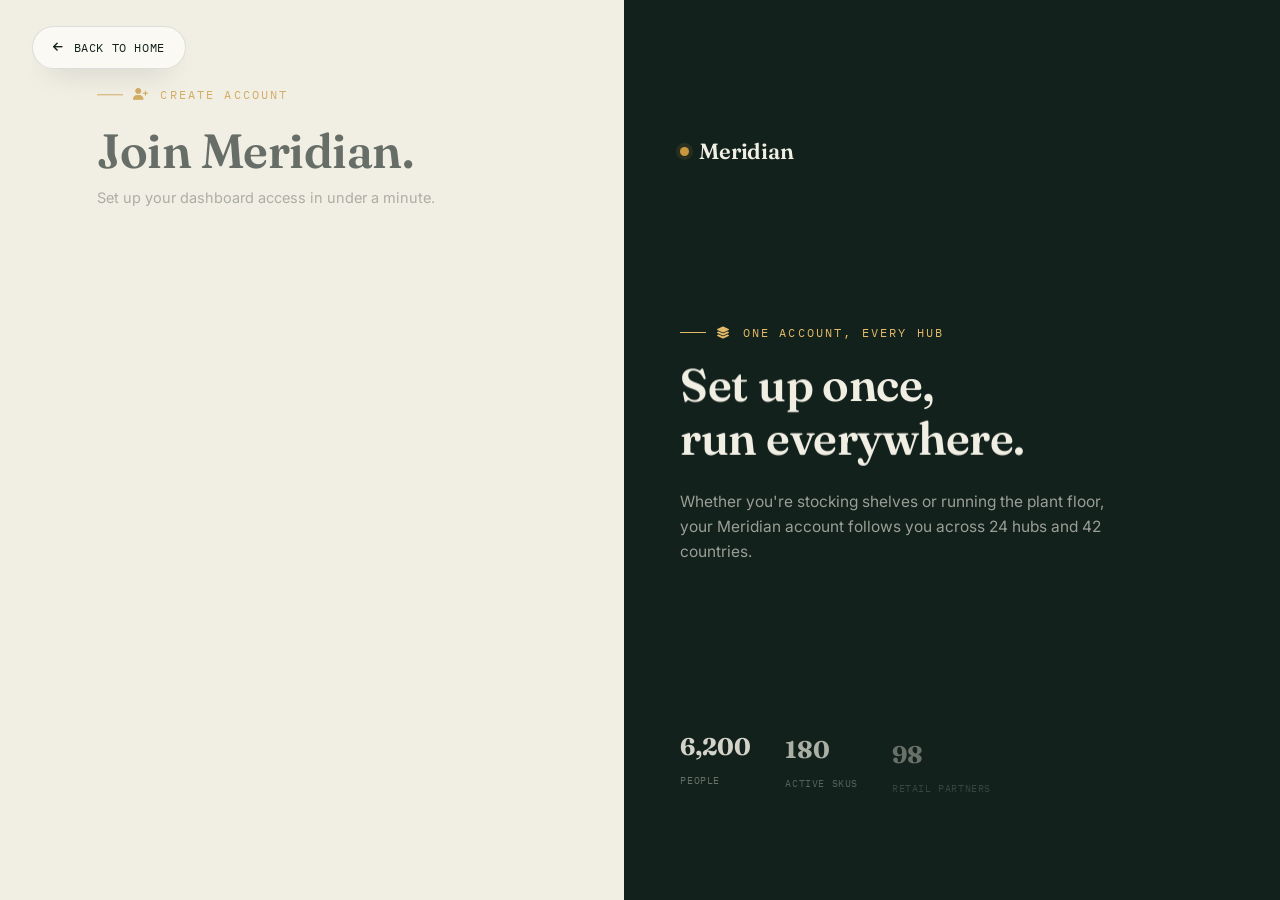
<file: signup.html>
<!DOCTYPE html>
<html lang="en">
<head>
<meta charset="UTF-8">
<meta name="viewport" content="width=device-width, initial-scale=1.0">
<title>Create Account — Meridian</title>
<meta name="description" content="Create a Meridian account to access your dashboard.">

<link rel="preconnect" href="https://fonts.googleapis.com">
<link href="https://fonts.googleapis.com/css2?family=Fraunces:wght@400;500;600;700&family=Inter:wght@400;500;600;700&family=IBM+Plex+Mono:wght@400;500&display=swap" rel="stylesheet">
<link rel="stylesheet" href="https://cdnjs.cloudflare.com/ajax/libs/font-awesome/6.5.1/css/all.min.css">
<script src="https://cdnjs.cloudflare.com/ajax/libs/gsap/3.12.5/gsap.min.js"></script>

<link rel="stylesheet" href="style.css">
</head>
<body class="auth-body">

<a href="index.html" class="back-home" data-reveal>
  <i class="fa-solid fa-arrow-left"></i> Back to Home
</a>

<div class="auth-page auth-page-reverse">

  <!-- FORM SIDE -->
  <div class="auth-form-side">
    <div class="auth-card" data-reveal>
      <div class="eyebrow"><i class="fa-solid fa-user-plus"></i> Create Account</div>
      <h2>Join Meridian.</h2>
      <p class="auth-sub">Set up your dashboard access in under a minute.</p>

      <div class="auth-alert" id="authAlert"></div>

      <form id="signupForm" class="auth-form" novalidate>
        <div class="form-group">
          <label for="suName">Full name</label>
          <div class="input-wrap">
            <i class="fa-solid fa-user"></i>
            <input type="text" id="suName" placeholder="Jordan Lee" required>
          </div>
        </div>

        <div class="form-group">
          <label for="suEmail">Email address</label>
          <div class="input-wrap">
            <i class="fa-solid fa-envelope"></i>
            <input type="email" id="suEmail" placeholder="you@meridiangoods.com" required>
          </div>
        </div>

        <div class="form-row-2">
          <div class="form-group">
            <label for="suPassword">Password</label>
            <div class="input-wrap">
              <i class="fa-solid fa-key"></i>
              <input type="password" id="suPassword" placeholder="••••••••" required minlength="4">
            </div>
          </div>
          <div class="form-group">
            <label for="suConfirm">Confirm password</label>
            <div class="input-wrap">
              <i class="fa-solid fa-key"></i>
              <input type="password" id="suConfirm" placeholder="••••••••" required minlength="4">
            </div>
          </div>
        </div>

        <div class="form-group">
          <label>Account type</label>
          <div class="role-toggle" id="suRoleToggle">
            <button type="button" class="role-chip is-active" data-role="user">
              <i class="fa-solid fa-user"></i>
              <span>User</span>
              <small>Track orders &amp; shipments</small>
            </button>
            <button type="button" class="role-chip" data-role="admin">
              <i class="fa-solid fa-user-shield"></i>
              <span>Admin</span>
              <small>Manage catalogue &amp; team</small>
            </button>
          </div>
          <input type="hidden" id="suRole" value="user">
        </div>

        <label class="check-label auth-terms">
          <input type="checkbox" id="agreeTerms" required>
          I agree to the Terms of Service and Privacy Policy.
        </label>

        <button type="submit" class="btn btn-gold btn-block">
          Create Account <i class="fa-solid fa-arrow-right"></i>
        </button>
      </form>

      <div class="auth-divider"><span>or</span></div>

      <p class="auth-switch">Already have an account? <a href="login.html">Sign in</a></p>
    </div>
  </div>

  <!-- BRAND SIDE -->
  <div class="auth-brand">
    <div class="auth-noise" aria-hidden="true"></div>
    <div class="auth-brand-top">
      <a href="index.html" class="logo"><span class="dot"></span>Meridian</a>
    </div>

    <div class="auth-brand-mid">
      <div class="eyebrow"><i class="fa-solid fa-layer-group"></i> One Account, Every Hub</div>
      <h1 class="split-title auth-title">
        <span class="line"><span class="word">Set</span> <span class="word">up</span> <span class="word">once,</span></span>
        <span class="line"><span class="word">run</span> <span class="word">everywhere.</span></span>
      </h1>
      <p class="lede">Whether you're stocking shelves or running the plant floor, your Meridian account follows you across 24 hubs and 42 countries.</p>
    </div>

    <div class="auth-brand-bottom">
      <div class="auth-mini-stats">
        <div><b>6,200</b><span>People</span></div>
        <div><b>180</b><span>Active SKUs</span></div>
        <div><b>98</b><span>Retail Partners</span></div>
      </div>
      <div class="auth-brand-barcode" id="authBarcode"></div>
    </div>
  </div>

</div>

<script>
/* ---- barcode decoration ---- */
const bar = document.getElementById('authBarcode');
if (bar){
  for (let i = 0; i < 26; i++){
    const b = document.createElement('span');
    b.style.height = (10 + Math.round(Math.random() * 22)) + 'px';
    b.style.width = (Math.random() > .6 ? '3px' : '2px');
    bar.appendChild(b);
  }
}

/* ---- reveal ---- */
document.querySelectorAll('[data-reveal]').forEach(el => el.classList.add('is-visible'));
try{
  gsap.timeline({ defaults:{ ease:'power3.out' } })
    .from('.auth-brand-top', { opacity:0, y:-14, duration:.7 })
    .from('.auth-title .word', { opacity:0, y:'100%', duration:.8, stagger:.03 }, '-=.4')
    .from('.auth-brand-mid .lede', { opacity:0, y:16, duration:.7 }, '-=.5')
    .from('.auth-mini-stats > div, .auth-brand-barcode', { opacity:0, y:16, duration:.7, stagger:.1 }, '-=.4')
    .from('.auth-card > *', { opacity:0, y:18, duration:.6, stagger:.05 }, '-=.9');
}catch(e){}

/* ---- role toggle ---- */
const roleChips = document.querySelectorAll('#suRoleToggle .role-chip');
roleChips.forEach(chip => {
  chip.addEventListener('click', () => {
    roleChips.forEach(c => c.classList.remove('is-active'));
    chip.classList.add('is-active');
    document.getElementById('suRole').value = chip.getAttribute('data-role');
  });
});

/* ---- alert helper ---- */
function showAlert(msg, type){
  const el = document.getElementById('authAlert');
  el.textContent = msg;
  el.className = 'auth-alert is-visible ' + (type === 'error' ? 'is-error' : 'is-success');
}

function getUsers(){
  try{ return JSON.parse(localStorage.getItem('meridian_users') || '[]'); }catch(e){ return []; }
}
function saveUsers(list){ localStorage.setItem('meridian_users', JSON.stringify(list)); }

/* ---- signup submit: creates the account, then sends the user to login ---- */
document.getElementById('signupForm').addEventListener('submit', function(e){
  e.preventDefault();
  const name = document.getElementById('suName').value.trim();
  const email = document.getElementById('suEmail').value.trim().toLowerCase();
  const password = document.getElementById('suPassword').value;
  const confirm = document.getElementById('suConfirm').value;
  const role = document.getElementById('suRole').value;
  const agreed = document.getElementById('agreeTerms').checked;

  if (!name || !email || !password || !confirm){
    showAlert('Fill in every field to continue.', 'error');
    return;
  }
  if (password.length < 4){
    showAlert('Password should be at least 4 characters.', 'error');
    return;
  }
  if (password !== confirm){
    showAlert('Passwords don\'t match.', 'error');
    return;
  }
  if (!agreed){
    showAlert('Please accept the Terms of Service to continue.', 'error');
    return;
  }

  const users = getUsers();
  if (users.find(u => u.email.toLowerCase() === email)){
    showAlert('An account with that email already exists — try signing in.', 'error');
    return;
  }

  const newUser = { name, email, password, role };
  users.push(newUser);
  saveUsers(users);
  // No session is created here — the user must sign in explicitly.

  showAlert('Account created — redirecting you to sign in…', 'success');
  const btn = this.querySelector('button[type=submit]');
  btn.innerHTML = '<i class="fa-solid fa-check"></i> Success';

  setTimeout(() => {
    window.location.href = 'login.html';
  }, 900);
});
</script>
</body>
</html>
</file>
<file: style.css>
/* =========================================================
   MERIDIAN — Fast Moving Consumer Goods
   Palette (3 colours only, used as tints/shades of themselves):
     --ink   #12211C  deep pine-ink   (text / dark sections)
     --gold  #C9973F  antique brass   (accent / CTA)
     --base  #F1EEE4  warm stone      (page background)
   Type:
     Display  — 'Fraunces'      (headlines)
     Body     — 'Inter'         (paragraphs, UI)
     Mono     — 'IBM Plex Mono' (eyebrows / SKU labels / barcode motif)
   ========================================================= */

*, *::before, *::after { box-sizing: border-box; }
html { scroll-behavior: smooth; }

:root{
  --ink: #12211C;
  --ink-2: #1E3329;
  --ink-70: rgba(18,33,28,.7);
  --ink-45: rgba(18,33,28,.45);
  --ink-12: rgba(18,33,28,.12);

  --gold: #C9973F;
  --gold-2: #E4B968;
  --gold-12: rgba(201,151,63,.12);

  --base: #F1EEE4;
  --base-soft: #E7E1D1;
  --paper: #FBFAF6;
  --white: #FFFFFF;

  --font-display: 'Fraunces', serif;
  --font-body: 'Inter', sans-serif;
  --font-mono: 'IBM Plex Mono', monospace;

  --container: 1240px;
  --radius: 4px;
  --ease: cubic-bezier(.22,.68,0,1);
}

html, body{ overflow-x: hidden; width: 100%; }

body{
  margin:0;
  font-family: var(--font-body);
  background: var(--base);
  color: var(--ink);
  line-height: 1.6;
  -webkit-font-smoothing: antialiased;
}

img{ max-width:100%; display:block; }
a{ color:inherit; text-decoration:none; }
ul{ list-style:none; margin:0; padding:0; }
button{ font-family:inherit; cursor:pointer; }
section{ position:relative; }

.container{
  width:100%;
  max-width: var(--container);
  margin: 0 auto;
  padding: 0 32px;
}

.eyebrow{
  display:inline-flex;
  align-items:center;
  gap:10px;
  font-family: var(--font-mono);
  font-size: 12px;
  letter-spacing: .18em;
  text-transform: uppercase;
  color: var(--gold);
  margin-bottom: 18px;
}
.eyebrow::before{
  content:"";
  width: 26px; height: 1px;
  background: var(--gold);
  display:inline-block;
}

h1,h2,h3,h4{
  font-family: var(--font-display);
  font-weight: 600;
  line-height: 1.08;
  margin: 0 0 .5em;
  letter-spacing: -.01em;
}
h2{ font-size: clamp(32px, 4vw, 48px); }
h3{ font-size: clamp(20px, 2.4vw, 26px); }
p{ margin: 0 0 1em; color: var(--ink-70); }

.section-head{
  max-width: 640px;
  margin-bottom: 56px;
}
.section-head.center{ margin-left:auto; margin-right:auto; text-align:center; }

/* ---------- buttons ---------- */
.btn{
  display:inline-flex;
  align-items:center;
  justify-content:center;
  gap: 10px;
  padding: 14px 30px;
  border-radius: var(--radius);
  font-family: var(--font-mono);
  font-size: 13px;
  letter-spacing:.06em;
  text-transform: uppercase;
  border: 1px solid transparent;
  transition: transform .45s var(--ease), background .3s ease, color .3s ease, border-color .3s ease;
  white-space: nowrap;
}
.btn:hover{ transform: translateY(-2px); }
.btn-gold{ background: var(--gold); color: var(--ink); }
.btn-gold:hover{ background: var(--gold-2); }
.btn-line{ border-color: var(--ink-12); color: var(--ink); background: transparent; }
.btn-line:hover{ border-color: var(--ink); }
.btn-line-light{ border-color: rgba(241,238,228,.35); color: var(--base); }
.btn-line-light:hover{ border-color: var(--base); }

/* =========================================================
   HEADER
   ========================================================= */
.site-header{
  position: fixed;
  top:0; left:0; right:0;
  z-index: 999;
  padding: 22px 0;
  transition: background .4s var(--ease), padding .4s var(--ease), box-shadow .4s var(--ease);
}
.site-header.is-scrolled{
  background: rgba(241,238,228,.92);
  backdrop-filter: blur(10px);
  padding: 14px 0;
  box-shadow: 0 1px 0 var(--ink-12);
}
.nav-wrap{
  display:grid;
  grid-template-columns: 1fr auto 1fr;
  align-items:center;
  gap: 16px;
}
.logo{
  display:flex;
  align-items:center;
  gap:10px;
  font-family: var(--font-display);
  font-weight: 600;
  font-size: 22px;
  letter-spacing: -.01em;
  justify-self: start;
}
.logo-mark{
  height: 30px;
  width: auto;
  flex-shrink: 0;
}
.footer-brand .logo-mark{ height: 34px; }
.logo .dot{
  width:9px;height:9px;border-radius:50%;
  background: var(--gold);
  box-shadow: 0 0 0 4px var(--gold-12);
}
.nav-links{
  display:flex;
  gap: 34px;
  justify-self: center;
}
.nav-links a{
  font-size: 14px;
  font-weight: 500;
  position: relative;
  padding: 4px 0;
  color: var(--ink);
}
.nav-links a::after{
  content:"";
  position:absolute; left:0; bottom:0;
  width:0; height:1px;
  background: var(--gold);
  transition: width .35s var(--ease);
}
.nav-links a:hover::after, .nav-links a.active::after{ width:100%; }

.nav-right{ justify-self:end; display:flex; align-items:center; gap:18px; }
.btn-login{
  padding: 11px 24px;
  border-radius: var(--radius);
  background: var(--ink);
  color: var(--base);
  font-family: var(--font-mono);
  font-size: 12.5px;
  letter-spacing:.06em;
  text-transform: uppercase;
  display:inline-flex; align-items:center; gap:8px;
  transition: background .3s ease, transform .3s ease;
}
.btn-login:hover{ background: var(--gold); color: var(--ink); transform: translateY(-2px); }

.hamburger{
  display:none;
  flex-direction: column;
  justify-content:center;
  gap:5px;
  width: 40px; height:40px;
  border:1px solid var(--ink-12);
  border-radius: var(--radius);
  background: transparent;
}
.hamburger span{
  width: 18px; height:1.5px; margin:0 auto;
  background: var(--ink);
  transition: transform .35s var(--ease), opacity .3s ease;
}
.hamburger.is-active span:nth-child(1){ transform: translateY(6.5px) rotate(45deg); }
.hamburger.is-active span:nth-child(2){ opacity:0; }
.hamburger.is-active span:nth-child(3){ transform: translateY(-6.5px) rotate(-45deg); }

.mobile-menu{
  position: fixed;
  inset: 0;
  width: 100%;
  height: 100vh;
  background: var(--ink);
  color: var(--base);
  z-index: 1000;
  padding: 30px 36px 40px;
  transform: translateX(100%);
  transition: transform .5s var(--ease);
  display:flex; flex-direction: column; gap: 34px;
}


.mobile-menu-top{
  display:flex;
  align-items:center;
  justify-content: space-between;
}
.mobile-menu-top .logo{ color: var(--base); }
.mobile-menu-close{
  position: absolute;
  top: 30px;
  right: 36px;
  width: 42px; height:42px;
  border-radius: 50%;
  border: 1px solid rgba(241,238,228,.2);
  background: transparent;
  color: var(--base);
  font-size: 16px;
  display:flex; align-items:center; justify-content:center;
  transition: background .3s ease, border-color .3s ease, transform .3s ease;
}
.mobile-menu-close:hover{ background: var(--gold); border-color: var(--gold); color: var(--ink); transform: rotate(90deg); }
.mobile-menu.is-open{ transform: translateX(0); }
.mobile-menu a{
  font-family: var(--font-display);
  font-size: 26px;
  color: var(--base);
}
.mobile-menu .btn{ margin-top: 12px; align-self: flex-start; }
.menu-overlay{
  position: fixed; inset:0;
  background: rgba(18,33,28,.55);
  z-index: 998;
  opacity:0; visibility:hidden;
  transition: opacity .4s ease;
}
.menu-overlay.is-open{ opacity:1; visibility:visible; }

/* =========================================================
   HERO
   ========================================================= */
.hero{
  min-height: 100vh;
  display:flex;
  align-items:center;
  padding-top: 120px;
  padding-bottom: 60px;
  background:
    radial-gradient(60% 50% at 85% 12%, var(--gold-12), transparent 60%),
    var(--base);
  overflow: hidden;
}
.hero .container{
  display:grid;
  grid-template-columns: 1.05fr .95fr;
  gap: 60px;
  align-items:center;
}
.hero-copy h1{ font-size: clamp(38px, 5.4vw, 68px); }
.hero-copy .lede{ font-size: 17px; max-width: 480px; }
.hero-cta{ display:flex; gap:16px; margin-top: 34px; flex-wrap: wrap; }
.hero-stats{
  display:flex;
  gap: 42px;
  margin-top: 56px;
  padding-top: 30px;
  border-top: 1px solid var(--ink-12);
}
.hero-stats div b{
  display:block;
  font-family: var(--font-display);
  font-size: 30px;
  color: var(--ink);
}
.hero-stats div span{
  font-family: var(--font-mono);
  font-size: 11px;
  letter-spacing: .08em;
  text-transform: uppercase;
  color: var(--ink-45);
}

.hero-visual{ position: relative; }
.hero-frame{
  position: relative;
  border-radius: 6px;
  overflow: hidden;
  aspect-ratio: 4/5;
  box-shadow: 0 40px 70px -30px rgba(18,33,28,.35);
}
.hero-frame img{ width:100%; height:100%; object-fit:cover; }
.scan-line{
  position:absolute; left:0; right:0; height: 2px;
  background: linear-gradient(90deg, transparent, var(--gold), transparent);
  box-shadow: 0 0 16px 2px var(--gold);
  top: 0;
  animation: scan 3.2s ease-in-out infinite;
}
@keyframes scan{
  0%{ top:2%; opacity:0; }
  8%{ opacity:1; }
  50%{ top:96%; opacity:1; }
  58%{ opacity:0; }
  100%{ top:2%; opacity:0; }
}
.hero-tag{
  position:absolute;
  background: var(--paper);
  border: 1px solid var(--ink-12);
  border-radius: var(--radius);
  padding: 12px 16px;
  display:flex; align-items:center; gap:10px;
  font-family: var(--font-mono);
  font-size: 11.5px;
  letter-spacing:.03em;
  box-shadow: 0 18px 34px -18px rgba(18,33,28,.3);
}
.hero-tag i{ color: var(--gold); }
.hero-tag.tag-1{ top: 8%; left: -8%; }
.hero-tag.tag-2{ bottom: 10%; right: -9%; }
.hero-barcode{
  display:flex; align-items:flex-end; gap:2px;
  height: 26px;
}
.hero-barcode span{
  display:block; width:2px; background: var(--ink);
}

/* =========================================================
   MARQUEE / CATEGORY TICKER
   ========================================================= */
.ticker{
  background: var(--ink);
  color: var(--base);
  padding: 20px 0;
  overflow:hidden;
  white-space: nowrap;
}
.ticker-track{
  display:inline-flex;
  gap: 56px;
  animation: ticker 26s linear infinite;
  padding-left: 56px;
}
.ticker-track span{
  font-family: var(--font-mono);
  font-size: 13px;
  letter-spacing: .1em;
  text-transform: uppercase;
  display:inline-flex;
  align-items:center;
  gap: 14px;
  color: var(--base);
}
.ticker-track span i{ color: var(--gold); font-size: 8px; }
@keyframes ticker{ from{ transform: translateX(0); } to{ transform: translateX(-50%); } }

/* =========================================================
   ABOUT / STATS
   ========================================================= */
.about{ padding: 130px 0; background: var(--base); }
.about .container{
  display:grid;
  grid-template-columns: .85fr 1.15fr;
  gap: 70px;
  align-items:start;
}
.about-media{
  position: relative;
  border-radius: 6px;
  overflow: hidden;
  aspect-ratio: 3/3.6;
}
.about-media img{ width:100%; height:100%; object-fit:cover; }
.about-media::after{
  content:"";
  position:absolute; inset:0;
  background: linear-gradient(180deg, transparent 55%, rgba(18,33,28,.55));
}
.about-copy p{ font-size: 16px; max-width: 560px; }
.stat-grid{
  display:grid;
  grid-template-columns: repeat(3,1fr);
  gap: 30px;
  margin-top: 46px;
  padding-top: 40px;
  border-top: 1px solid var(--ink-12);
}
.stat-grid b{
  display:block;
  font-family: var(--font-display);
  font-size: 42px;
  color: var(--ink);
}
.stat-grid span{
  font-family: var(--font-mono);
  font-size: 11px;
  letter-spacing:.06em;
  text-transform: uppercase;
  color: var(--ink-45);
}

/* =========================================================
   CATEGORIES
   ========================================================= */
.categories{ padding: 120px 0; background: var(--paper); }
.cat-grid{
  display:grid;
  grid-template-columns: repeat(5, 1fr);
  gap: 20px;
}

.hero-tag.tag-3{ top: 30%; left: 51%; }
.hero-tag.tag-4{ bottom: 21%; right: 1%; }
.cat-card{
  position: relative;
  border-radius: 6px;
  overflow:hidden;
  aspect-ratio: 3/4.2;
  isolation: isolate;
}
.cat-card img{
  width:100%; height:100%; object-fit:cover;
  transition: transform .8s var(--ease);
}
.cat-card::before{
  content:"";
  position:absolute; inset:0;
  background: linear-gradient(180deg, rgba(18,33,28,0) 30%, rgba(18,33,28,.92) 100%);
  z-index:1;
}
.cat-card:hover img{ transform: scale(1.08); }
.cat-info{
  position:absolute; left:0; right:0; bottom:0;
  padding: 22px 18px;
  z-index:2;
  color: var(--base);
}
.cat-info .sku{
  font-family: var(--font-mono);
  font-size: 10.5px;
  color: var(--gold-2);
  letter-spacing:.08em;
  display:block;
  margin-bottom: 8px;
}
.cat-info h3{ color: var(--base); margin-bottom: 6px; font-size: 19px; }
.cat-info p{ color: rgba(241,238,228,.65); font-size: 13px; margin:0; }

/* =========================================================
   PRODUCTS
   ========================================================= */
.products{ padding: 120px 0; background: var(--base); }
.products-head{
  display:flex;
  justify-content: space-between;
  align-items:flex-end;
  gap: 30px;
  margin-bottom: 56px;
}
.product-grid{
  display:grid;
  grid-template-columns: repeat(3, 1fr);
  gap: 28px;
}
.product-card{
  background: var(--paper);
  border: 1px solid var(--ink-12);
  border-radius: 6px;
  overflow:hidden;
  transition: transform .5s var(--ease), box-shadow .5s var(--ease);
}
.product-card:hover{ transform: translateY(-8px); box-shadow: 0 30px 50px -30px rgba(18,33,28,.35); }
.product-media{ aspect-ratio: 4/3; overflow:hidden; }
.product-media img{ width:100%; height:100%; object-fit:cover; transition: transform .7s var(--ease); }
.product-card:hover .product-media img{ transform: scale(1.06); }
.product-body{ padding: 24px; }
.product-body .sku{
  font-family: var(--font-mono);
  font-size: 10.5px;
  letter-spacing:.08em;
  color: var(--gold);
  text-transform: uppercase;
}
.product-body h3{ margin: 8px 0 6px; font-size: 19px; }
.product-body p{ font-size: 13.5px; margin-bottom: 14px; }
.product-foot{
  display:flex; justify-content: space-between; align-items:center;
  padding-top: 14px; border-top: 1px solid var(--ink-12);
  font-family: var(--font-mono); font-size: 12px;
}
.product-foot i{ color: var(--gold); }

/* =========================================================
   PROCESS / SUSTAINABILITY
   ========================================================= */
.process{ padding: 130px 0; background: var(--ink); color: var(--base); }
.process .eyebrow{ color: var(--gold-2); }
.process .eyebrow::before{ background: var(--gold-2); }
.process h2{ color: var(--base); }
.process .section-head p{ color: rgba(241,238,228,.65); }
.process-grid{
  display:grid;
  grid-template-columns: repeat(4, 1fr);
  gap: 1px;
  background: rgba(241,238,228,.14);
  border-radius: 6px;
  overflow:hidden;
}
.process-step{
  background: var(--ink);
  padding: 40px 28px;
  transition: background .4s ease;
}
.process-step:hover{ background: var(--ink-2); }
.process-step .num{
  font-family: var(--font-mono);
  font-size: 13px;
  color: var(--gold-2);
  margin-bottom: 30px;
  display:block;
}
.process-step i{ font-size: 26px; color: var(--gold-2); margin-bottom: 22px; display:block; }
.process-step h3{ color: var(--base); font-size: 18px; }
.process-step p{ color: rgba(241,238,228,.6); font-size: 13.5px; margin:0; }

/* =========================================================
   GLOBAL REACH
   ========================================================= */
.reach{ padding: 120px 0; background: var(--paper); }
.reach .container{
  display:grid;
  grid-template-columns: 1fr 1fr;
  gap: 70px;
  align-items:center;
}
.reach-media{ position: relative; border-radius: 6px; overflow:hidden; aspect-ratio: 4/3.2; }
.reach-media img{ width:100%; height:100%; object-fit:cover; }
.reach-chip{
  position:absolute; left:20px; bottom:20px;
  background: var(--paper);
  border: 1px solid var(--ink-12);
  border-radius: var(--radius);
  padding: 12px 16px;
  display:flex; align-items:center; gap:12px;
  box-shadow: 0 18px 34px -18px rgba(18,33,28,.35);
}
.reach-chip i{ color: var(--gold); font-size: 16px; }
.reach-chip b{ display:block; font-family: var(--font-display); font-size: 18px; line-height:1; }
.reach-chip span{ font-family: var(--font-mono); font-size: 9.5px; letter-spacing:.06em; text-transform:uppercase; color: var(--ink-45); }
.reach-chip.chip-2{ left:auto; right:20px; bottom:auto; top:20px; }
.reach-list{ margin-top: 30px; display:flex; flex-direction: column; gap: 18px; }
.reach-list li{
  display:flex; align-items:center; gap: 14px;
  font-size: 14.5px;
  padding-bottom: 18px;
  border-bottom: 1px solid var(--ink-12);
}
.reach-list li i{ color: var(--gold); font-size: 15px; width: 18px; }
.partners{
  margin-top: 44px;
  display:flex;
  flex-wrap: wrap;
  gap: 14px 30px;
}
.partners span{
  font-family: var(--font-mono);
  font-size: 12px;
  letter-spacing:.06em;
  text-transform: uppercase;
  color: var(--ink-45);
  display:inline-flex; align-items:center; gap:8px;
}
.partners span i{ font-size:6px; color:var(--gold); }

/* =========================================================
   TESTIMONIALS
   ========================================================= */
.testimonials{ padding: 120px 0; background: var(--base); }
.t-grid{ display:grid; grid-template-columns: repeat(3,1fr); gap: 28px; }
.t-card{
  background: var(--paper);
  border: 1px solid var(--ink-12);
  border-radius: 6px;
  padding: 34px 28px;
}
.t-card i.fa-quote-left{ color: var(--gold); font-size: 20px; margin-bottom: 20px; display:block; }
.t-card p{ font-size: 15px; color: var(--ink-70); }
.t-person{ display:flex; align-items:center; gap: 12px; margin-top: 22px; }
.t-avatar{
  width: 42px; height:42px; border-radius:50%;
  background: var(--ink); color: var(--gold-2);
  display:flex; align-items:center; justify-content:center;
  font-family: var(--font-display); font-size: 15px;
}
.t-person b{ display:block; font-size: 13.5px; }
.t-person span{ font-family: var(--font-mono); font-size: 11px; color: var(--ink-45); text-transform:uppercase; letter-spacing:.05em; }

/* =========================================================
   INNOVATION
   ========================================================= */
.innovation{ padding: 130px 0; background: var(--paper); }
.innovation .container{
  display:grid;
  grid-template-columns: 1fr 1fr;
  gap: 70px;
  align-items:center;
}
.innovation-media{ position: relative; border-radius: 6px; overflow:hidden; aspect-ratio: 4/3.4; order: 2; }
.innovation-media img{ width:100%; height:100%; object-fit:cover; }
.innovation-list{ display:flex; flex-direction:column; gap: 26px; margin-top: 34px; }
.innovation-list .item{ display:flex; gap: 18px; }
.innovation-list .item i{
  width: 46px; height: 46px; border-radius: 50%;
  background: var(--gold-12); color: var(--gold);
  display:flex; align-items:center; justify-content:center;
  flex-shrink:0; font-size: 17px;
}
.innovation-list .item h3{ font-size: 16px; margin-bottom: 4px; }
.innovation-list .item p{ font-size: 13.5px; margin:0; }

/* =========================================================
   CTA / NEWSLETTER
   ========================================================= */
.cta{
  padding: 100px 0;
  background: var(--ink);
  color: var(--base);
  position: relative;
  overflow:hidden;
}
.cta::before{
  content:"";
  position:absolute; inset:0;
  background: radial-gradient(50% 80% at 90% 50%, rgba(201,151,63,.16), transparent 70%);
}
.cta .container{ position: relative; display:grid; grid-template-columns: 1.2fr .8fr; gap: 50px; align-items:center; }
.cta h2{ color: var(--base); margin-bottom: 14px; }
.cta p{ color: rgba(241,238,228,.62); max-width: 460px; }
.cta-form{ display:flex; gap: 12px; }
.cta-form input{
  flex:1;
  padding: 15px 18px;
  border-radius: var(--radius);
  border: 1px solid rgba(241,238,228,.25);
  background: rgba(241,238,228,.06);
  color: var(--base);
  font-family: var(--font-body);
  font-size: 14px;
}
.cta-form input::placeholder{ color: rgba(241,238,228,.4); }
.cta-form input:focus{ outline: 1px solid var(--gold); }

/* =========================================================
   FOOTER
   ========================================================= */
.site-footer{ background: var(--ink-2); color: var(--base); padding: 80px 0 26px; }
.footer-grid{
  display:grid;
  grid-template-columns: 1.4fr 1fr 1fr 1fr;
  gap: 46px;
  padding-bottom: 56px;
  border-bottom: 1px solid rgba(241,238,228,.12);
}
.footer-brand .logo{ color: var(--base); justify-self:start; margin-bottom: 16px; }
.footer-brand p{ color: rgba(241,238,228,.55); font-size: 13.5px; max-width: 280px; }
.footer-social{ display:flex; gap: 12px; margin-top: 20px; }
.footer-social a{
  width: 36px; height:36px; border-radius:50%;
  border: 1px solid rgba(241,238,228,.2);
  display:flex; align-items:center; justify-content:center;
  transition: background .3s ease, border-color .3s ease;
  font-size: 13px;
}
.footer-social a:hover{ background: var(--gold); border-color: var(--gold); color: var(--ink); }
.footer-col h4{
  font-family: var(--font-mono);
  font-size: 12px;
  letter-spacing:.1em;
  text-transform: uppercase;
  color: var(--gold-2);
  margin-bottom: 20px;
}
.footer-col ul{ display:flex; flex-direction:column; gap: 12px; }
.footer-col a{ font-size: 14px; color: rgba(241,238,228,.68); }
.footer-col a:hover{ color: var(--base); }
.footer-bottom{
  padding-top: 26px;
  display:flex; justify-content: space-between; align-items:center; flex-wrap: wrap; gap: 12px;
  font-family: var(--font-mono);
  font-size: 11.5px;
  color: rgba(241,238,228,.45);
  letter-spacing:.03em;
}

/* =========================================================
   IMAGE FALLBACK (graceful placeholder if a hotlinked photo
   fails to load, so no section ever looks like an empty box)
   ========================================================= */
.img-fallback{ background: linear-gradient(135deg, var(--ink-2), var(--ink)); }
.img-fallback > img{ display:none; }
.img-fallback-icon{
  position:absolute; inset:0;
  display:flex; flex-direction:column; align-items:center; justify-content:center; gap:10px;
  color: var(--gold-2); text-align:center; padding: 0 20px;
}
.img-fallback-icon i{ font-size: 26px; }
.img-fallback-icon span{
  font-family: var(--font-mono); font-size: 10.5px; letter-spacing:.05em;
  color: rgba(241,238,228,.55);
}

/* =========================================================
   DECORATIVE TEXTURES (pure CSS, no image dependency — keeps
   sections feeling designed even before/without photos)
   ========================================================= */
.hero{
  background-image:
    radial-gradient(60% 50% at 85% 12%, var(--gold-12), transparent 60%),
    radial-gradient(var(--ink-12) 1px, transparent 1px);
  background-size: auto, 26px 26px;
  background-position: 0 0, -13px -13px;
}
.process{ position: relative; overflow:hidden; }
.process::before{
  content:"";
  position:absolute; top:0; right:-4%; bottom:0;
  width: 44%;
  background-image: repeating-linear-gradient(90deg, rgba(241,238,228,.05) 0 2px, transparent 2px 9px, rgba(241,238,228,.08) 9px 12px, transparent 12px 22px);
  pointer-events:none;
}
.process .container{ position:relative; z-index:1; }

/* shine sweep on card hover */
.cat-card::after, .product-media::after{
  content:"";
  position:absolute; inset:0;
  background: linear-gradient(115deg, transparent 30%, rgba(241,238,228,.18) 45%, transparent 60%);
  transform: translateX(-120%);
  z-index: 3;
  pointer-events:none;
  transition: transform .9s var(--ease);
}
.cat-card:hover::after, .product-card:hover .product-media::after{ transform: translateX(120%); }
.product-media{ position: relative; }
.preloader{
  position: fixed; inset:0; z-index: 2000;
  background: var(--ink);
  display:flex; flex-direction:column; align-items:center; justify-content:center;
  gap: 22px;
}
.preloader-mark{
  font-family: var(--font-display);
  font-size: 26px; color: var(--base);
  display:flex; align-items:center; gap:10px;
}
.preloader-mark .dot{ width:8px; height:8px; border-radius:50%; background: var(--gold); }
.preloader-bar{
  width: 220px; height: 2px; background: rgba(241,238,228,.15); border-radius: 2px; overflow:hidden;
}
.preloader-bar span{ display:block; height:100%; width:0%; background: var(--gold); }
.preloader-pct{
  font-family: var(--font-mono); font-size: 11px; letter-spacing:.1em;
  color: rgba(241,238,228,.5);
}

/* =========================================================
   CUSTOM CURSOR (fine-pointer devices only)
   ========================================================= */
.cursor-dot, .cursor-ring{
  position: fixed; top:0; left:0;
  border-radius: 50%;
  pointer-events: none;
  z-index: 1500;
  transform: translate(-50%,-50%);
  opacity:0;
}
.cursor-dot{ width:6px; height:6px; background: var(--gold); }
.cursor-ring{
  width: 34px; height: 34px;
  border: 1px solid var(--ink-45);
  transition: width .3s var(--ease), height .3s var(--ease), border-color .3s ease, background .3s ease;
}
.cursor-ring.is-active{
  width: 54px; height: 54px;
  background: var(--gold-12);
  border-color: var(--gold);
}
body.has-custom-cursor{ cursor: none; }
body.has-custom-cursor a, body.has-custom-cursor button{ cursor: none; }
body.has-custom-cursor .cursor-dot, body.has-custom-cursor .cursor-ring{ opacity:1; }

/* =========================================================
   SPLIT TITLE (hero headline word reveal)
   ========================================================= */
.split-title{ font-size: clamp(38px, 5.4vw, 68px); overflow:visible; }
.split-title .line{ display:block; overflow:hidden; padding-bottom: .08em; }
.split-title .word{ display:inline-block; will-change: transform; }

/* tilt cards need perspective + smoother transform origin */
.cat-card, .product-card{ transform-style: preserve-3d; will-change: transform; }

/* =========================================================
   AOS-style reveal fallback (IntersectionObserver driven)
   ========================================================= */
[data-reveal]{
  opacity: 0;
  transform: translateY(28px);
  transition: opacity .9s var(--ease), transform .9s var(--ease);
}
[data-reveal].is-visible{ opacity: 1; transform: translateY(0); }
[data-reveal="fade"]{ transform: translateY(0); }
[data-reveal="left"]{ transform: translateX(-32px); }
[data-reveal="left"].is-visible{ transform: translateX(0); }
[data-reveal="right"]{ transform: translateX(32px); }
[data-reveal="right"].is-visible{ transform: translateX(0); }

@media (prefers-reduced-motion: reduce){
  *{ animation-duration: .001ms !important; animation-iteration-count: 1 !important; transition-duration: .001ms !important; scroll-behavior: auto !important; }
}

/* =========================================================
   RESPONSIVE
   ========================================================= */
@media (max-width: 1100px){
  .cat-grid{ grid-template-columns: repeat(3,1fr); }
  .product-grid{ grid-template-columns: repeat(2,1fr); }
  .process-grid{ grid-template-columns: repeat(2,1fr); }
  .t-grid{ grid-template-columns: repeat(2,1fr); }
}

@media (max-width: 900px){
  .nav-links{ display:none; }
  .hamburger{ display:flex; }
  .btn-login{ display:none; } 
  .nav-wrap{ grid-template-columns: auto auto; justify-content: space-between; }
  .hero .container, .about .container, .reach .container, .innovation .container, .cta .container{
    grid-template-columns: 1fr;
  }
  .hero-visual{ order:-1; }
  .hero-tag.tag-1{ left: 0; top: -6%; }
  .hero-tag.tag-2{ right: 0; bottom: -6%; }
  .innovation-media{ order: -1; }
  .stat-grid{ grid-template-columns: repeat(3,1fr); gap: 18px; }
}

@media (max-width: 720px){
  .container{ padding: 0 20px; }
  .cat-grid{ grid-template-columns: repeat(2,1fr); }
  .product-grid{ grid-template-columns: 1fr; }
  .process-grid{ grid-template-columns: 1fr; }
  .t-grid{ grid-template-columns: 1fr; }
  .footer-grid{ grid-template-columns: repeat(2,1fr); gap: 34px; }
  .hero-stats{ flex-wrap: wrap; gap: 26px; }
  .products-head{ flex-direction: column; align-items:flex-start; }
  .cta-form{ flex-direction: column; }
  .hero-tag{ font-size: 10.5px; padding: 9px 12px; }
}

@media (max-width: 480px){
  .footer-grid{ grid-template-columns: 1fr; }
  .stat-grid{ grid-template-columns: repeat(2,1fr); }
  h2{ font-size: 30px; }
  .hero-frame{ aspect-ratio: 4/4.6; }
}

/* =========================================================
   CATEGORIES PAGE
   ========================================================= */

/* ---- breadcrumb ---- */
.breadcrumb{
  font-family: var(--font-mono);
  font-size: 12px;
  letter-spacing: .04em;
  color: var(--ink-45);
  display:flex; align-items:center; gap:8px;
  margin-top: 118px;
  margin-bottom: 26px;
}
.breadcrumb a{ color: var(--ink-45); transition: color .3s ease; }
.breadcrumb a:hover{ color: var(--ink); }
.breadcrumb i{ font-size: 8px; }
.breadcrumb span{ color: var(--gold); }

/* ---- category hero ---- */
.cat-hero{
  padding-bottom: 90px;
  background:
    radial-gradient(60% 50% at 85% 12%, var(--gold-12), transparent 60%),
    radial-gradient(var(--ink-12) 1px, transparent 1px),
    var(--base);
  background-size: auto, 26px 26px, auto;
  background-position: 0 0, -13px -13px, 0 0;
  overflow:hidden;
}
.cat-hero-grid{
  display:grid;
  grid-template-columns: 1.05fr .95fr;
  gap: 60px;
  align-items:center;
}
.cat-hero-frame{ aspect-ratio: 4/3.2; }

/* ---- filter bar ---- */
.filter-bar{
  display:flex; flex-wrap: wrap; gap: 12px;
  justify-content:center;
  margin-bottom: 50px;
}
.filter-chip{
  padding: 10px 22px;
  border-radius: 999px;
  border: 1px solid var(--ink-12);
  background: transparent;
  font-family: var(--font-mono);
  font-size: 12.5px;
  letter-spacing: .04em;
  color: var(--ink-70);
  transition: background .3s ease, color .3s ease, border-color .3s ease;
}
.filter-chip:hover{ border-color: var(--ink); }
.filter-chip.is-active{ background: var(--ink); color: var(--base); border-color: var(--ink); }

/* ---- family grid ---- */
.family-grid{
  display:grid;
  grid-template-columns: repeat(5, 1fr);
  gap: 20px;
}
.family-card{
  background: var(--paper);
  border: 1px solid var(--ink-12);
  border-radius: 6px;
  overflow:hidden;
  padding-bottom: 18px;
  transform-style: preserve-3d;
  will-change: transform;
  transition: box-shadow .5s var(--ease);
}
.family-card:hover{ box-shadow: 0 26px 46px -28px rgba(18,33,28,.32); }
.family-media{ aspect-ratio: 1/1; overflow:hidden; position: relative; }
.family-media img{ width:100%; height:100%; object-fit:cover; transition: transform .7s var(--ease); }
.family-card:hover .family-media img{ transform: scale(1.08); }
.family-card .sku{
  display:block; margin: 16px 18px 4px;
  font-family: var(--font-mono); font-size: 10px; letter-spacing:.08em;
  text-transform: uppercase; color: var(--gold);
}
.family-card h3{ margin: 0 18px 4px; font-size: 16px; }
.family-card p{ margin: 0 18px; font-size: 12.5px; }

/* ---- spotlight tabs ---- */
.spotlight{ padding: 130px 0; background: var(--paper); }
.spotlight-grid{ display:grid; grid-template-columns: .34fr .66fr; gap: 50px; align-items:start; }
.spotlight-tabs{ display:flex; flex-direction:column; gap: 6px; position: sticky; top: 120px; }
.spotlight-tab{
  display:flex; align-items:center; gap: 14px;
  text-align:left;
  padding: 18px 20px;
  border-radius: var(--radius);
  border: 1px solid transparent;
  background: transparent;
  font-family: var(--font-body);
  font-size: 15px;
  font-weight: 500;
  color: var(--ink-70);
  transition: background .3s ease, border-color .3s ease, color .3s ease;
}
.spotlight-tab .sk-num{
  font-family: var(--font-mono);
  font-size: 11px;
  color: var(--ink-45);
}
.spotlight-tab:hover{ border-color: var(--ink-12); }
.spotlight-tab.is-active{ background: var(--ink); color: var(--base); }
.spotlight-tab.is-active .sk-num{ color: var(--gold-2); }

.spotlight-panels{ position: relative; min-height: 420px; }
.spotlight-panel{ display:none; grid-template-columns: 1fr 1fr; gap: 40px; align-items:center; }
.spotlight-panel.is-active{ display:grid; }
.spotlight-media{ border-radius: 6px; overflow:hidden; aspect-ratio: 4/3.4; position: relative; }
.spotlight-media img{ width:100%; height:100%; object-fit:cover; }
.spotlight-copy p{ font-size: 15px; }
.spotlight-features{ display:flex; flex-direction:column; gap: 12px; margin-top: 20px; }
.spotlight-features li{ display:flex; align-items:center; gap:10px; font-size: 14px; color: var(--ink-70); }
.spotlight-features i{ color: var(--gold); font-size: 12px; }

/* ---- certifications ---- */
.quality{ padding: 120px 0; background: var(--base); }
.cert-grid{ display:grid; grid-template-columns: repeat(6, 1fr); gap: 18px; }
.cert-card{
  background: var(--paper);
  border: 1px solid var(--ink-12);
  border-radius: 6px;
  padding: 28px 18px;
  text-align:center;
  transform-style: preserve-3d;
  will-change: transform;
  transition: box-shadow .4s ease, border-color .4s ease;
}
.cert-card:hover{ border-color: var(--gold); box-shadow: 0 20px 36px -26px rgba(18,33,28,.3); }
.cert-card i{ font-size: 24px; color: var(--gold); margin-bottom: 16px; display:block; }
.cert-card h3{ font-size: 14.5px; margin-bottom: 4px; }
.cert-card p{ font-size: 12px; margin:0; }

/* ---- comparison bars ---- */
.compare{ padding: 120px 0; background: var(--paper); }
.compare-grid{ display:flex; flex-direction:column; gap: 22px; max-width: 760px; }
.compare-row{ display:grid; grid-template-columns: 160px 1fr 46px; align-items:center; gap: 18px; }
.compare-label{ font-family: var(--font-mono); font-size: 12.5px; color: var(--ink-70); }
.compare-track{ height: 10px; background: var(--ink-12); border-radius: 6px; overflow:hidden; }
.compare-bar{
  --pct: 0%;
  height:100%; width:0%;
  background: linear-gradient(90deg, var(--gold), var(--gold-2));
  border-radius: 6px;
}
.compare-value{ font-family: var(--font-display); font-size: 17px; text-align:right; }

@media (max-width: 1100px){
  .family-grid{ grid-template-columns: repeat(3,1fr); }
  .cert-grid{ grid-template-columns: repeat(3,1fr); }
  .spotlight-grid{ grid-template-columns: 1fr; }
  .spotlight-tabs{ position: static; flex-direction:row; flex-wrap:wrap; }
  .spotlight-panel{ grid-template-columns: 1fr; }
}
@media (max-width: 900px){
  .cat-hero-grid{ grid-template-columns: 1fr; }
  .cat-hero-visual{ order:-1; }
}
@media (max-width: 720px){
  .family-grid{ grid-template-columns: repeat(2,1fr); }
  .cert-grid{ grid-template-columns: repeat(2,1fr); }
  .compare-row{ grid-template-columns: 100px 1fr 36px; gap: 12px; }
  .breadcrumb{ margin-top: 100px; }
}
@media (max-width: 480px){
  .family-grid{ grid-template-columns: 1fr 1fr; }
  .filter-bar{ justify-content:flex-start; overflow-x:auto; flex-wrap: nowrap; padding-bottom: 6px; }
}

/* =========================================================
   SUSTAINABILITY PAGE
   ========================================================= */

/* ---- hero ---- */
.sus-hero{
  padding-bottom: 90px;
  background:
    radial-gradient(60% 50% at 85% 12%, var(--gold-12), transparent 60%),
    radial-gradient(var(--ink-12) 1px, transparent 1px),
    var(--base);
  background-size: auto, 26px 26px, auto;
  background-position: 0 0, -13px -13px, 0 0;
  overflow:hidden;
}

.sus-hero-grid{
  display:grid;
  grid-template-columns: 1.05fr .95fr;
  gap: 60px;
  align-items:center;
}
.sus-hero-frame{ aspect-ratio: 4/3.2; }
.sus-hero-copy .hero-stats{ flex-wrap: wrap; }

.hero-tag.tag-5{ top: 30%; left: 51%; }
.hero-tag.tag-6{ bottom: 25%; right: 1%; }

/* floating particle drift, pure decoration behind the hero copy */
.sus-particles{
  position:absolute; inset:0;
  overflow:hidden;
  pointer-events:none;
  z-index:0;
}
.sus-particles span{
  position:absolute;
  width:6px; height:6px;
  border-radius:50%;
  background: var(--gold);
  box-shadow: 0 0 10px 2px var(--gold-12);
}
.sus-particles span:nth-child(3n){ background: var(--ink-45); box-shadow:none; width:4px; height:4px; }
.sus-hero .container{ position:relative; z-index:1; }

/* ---- pillars ---- */
.pillars{ padding: 120px 0; background: var(--paper); }
.pillar-grid{
  display:grid;
  grid-template-columns: repeat(5, 1fr);
  gap: 20px;
}
.pillar-card{
  position: relative;
  border-radius: 6px;
  overflow:hidden;
  aspect-ratio: 3/4.2;
  isolation: isolate;
  transform-style: preserve-3d;
  will-change: transform;
}
.pillar-card img{
  width:100%; height:100%; object-fit:cover;
  transition: transform .8s var(--ease);
}
.pillar-card::before{
  content:"";
  position:absolute; inset:0;
  background: linear-gradient(180deg, rgba(18,33,28,0) 26%, rgba(18,33,28,.94) 100%);
  z-index:1;
}
.pillar-card:hover img{ transform: scale(1.08); }
.pillar-info{
  position:absolute; left:0; right:0; bottom:0;
  padding: 22px 18px;
  z-index:2;
  color: var(--base);
}
.pillar-info i{
  color: var(--gold-2);
  font-size: 18px;
  display:block;
  margin-bottom: 10px;
}
.pillar-info .sku{
  font-family: var(--font-mono);
  font-size: 10px;
  color: var(--gold-2);
  letter-spacing:.08em;
  display:block;
  margin-bottom: 6px;
  text-transform: uppercase;
}
.pillar-info h3{ color: var(--base); margin-bottom: 6px; font-size: 17px; }
.pillar-info p{ color: rgba(241,238,228,.65); font-size: 12.5px; margin:0; }

/* ---- 2030 goals: tabs + progress rings ---- */
.goals{ padding: 130px 0; background: var(--ink); color: var(--base); }
.goals .eyebrow{ color: var(--gold-2); }
.goals .eyebrow::before{ background: var(--gold-2); }
.goals h2{ color: var(--base); }
.goals .section-head p{ color: rgba(241,238,228,.6); }

.goals-grid{ display:grid; grid-template-columns: .34fr .66fr; gap: 50px; align-items:start; }
.goals-tabs{ display:flex; flex-direction:column; gap: 6px; position: sticky; top: 120px; }
.goals-tab{
  display:flex; align-items:center; gap: 14px;
  text-align:left;
  padding: 18px 20px;
  border-radius: var(--radius);
  border: 1px solid rgba(241,238,228,.12);
  background: transparent;
  font-family: var(--font-body);
  font-size: 15px;
  font-weight: 500;
  color: rgba(241,238,228,.7);
  transition: background .3s ease, border-color .3s ease, color .3s ease;
}
.goals-tab .sk-num{
  font-family: var(--font-mono);
  font-size: 11px;
  color: rgba(241,238,228,.4);
}
.goals-tab:hover{ border-color: rgba(241,238,228,.3); }
.goals-tab.is-active{ background: var(--gold); color: var(--ink); border-color: var(--gold); }
.goals-tab.is-active .sk-num{ color: var(--ink-70); }

.goals-panels{ position: relative; min-height: 440px; }
.goal-panel{ display:none; grid-template-columns: auto 1fr; gap: 46px; align-items:center; }
.goal-panel.is-active{ display:grid; }

.goal-ring{ position: relative; width: 168px; height: 168px; flex-shrink:0; }
.goal-ring svg{ width:100%; height:100%; transform: rotate(-90deg); }
.goal-ring .ring-track{
  fill:none; stroke: rgba(241,238,228,.12); stroke-width: 10;
}
.goal-ring .ring-progress{
  fill:none; stroke: var(--gold); stroke-width: 10; stroke-linecap: round;
  stroke-dasharray: 339.3; stroke-dashoffset: 339.3;
  filter: drop-shadow(0 0 8px rgba(201,151,63,.5));
}
.ring-label{
  position:absolute; inset:0;
  display:flex; flex-direction:column; align-items:center; justify-content:center;
}
.ring-label b{ font-family: var(--font-display); font-size: 30px; color: var(--base); line-height:1; }
.ring-label span{
  font-family: var(--font-mono); font-size: 10px; letter-spacing:.06em;
  text-transform: uppercase; color: rgba(241,238,228,.45); margin-top: 6px;
}

.goal-copy h3{ color: var(--base); }
.goal-copy p{ color: rgba(241,238,228,.62); font-size: 15px; }
.goal-features{ display:flex; flex-direction:column; gap: 12px; margin-top: 18px; }
.goal-features li{ display:flex; align-items:flex-start; gap:10px; font-size: 14px; color: rgba(241,238,228,.75); }
.goal-features i{ color: var(--gold-2); font-size: 12px; margin-top: 4px; }

/* ---- impact metrics ---- */
.impact{ padding: 120px 0; background: var(--base); }
.impact-grid{
  display:grid;
  grid-template-columns: repeat(4, 1fr);
  gap: 24px;
}
.impact-card{
  background: var(--paper);
  border: 1px solid var(--ink-12);
  border-radius: 6px;
  padding: 32px 26px;
  transform-style: preserve-3d;
  will-change: transform;
  transition: transform .5s var(--ease), box-shadow .5s var(--ease);
}
.impact-card:hover{ transform: translateY(-6px); box-shadow: 0 26px 46px -28px rgba(18,33,28,.32); }
.impact-card i{ font-size: 22px; color: var(--gold); margin-bottom: 20px; display:block; }
.impact-card b{
  display:block;
  font-family: var(--font-display);
  font-size: 34px;
  color: var(--ink);
  margin-bottom: 8px;
}
.impact-label{
  display:block;
  font-family: var(--font-mono);
  font-size: 11px;
  letter-spacing:.05em;
  text-transform: uppercase;
  color: var(--ink-45);
  margin-bottom: 14px;
}
.impact-card p{ font-size: 13px; margin:0; padding-top: 14px; border-top: 1px solid var(--ink-12); }

/* ---- roadmap timeline ---- */
.roadmap{ padding: 130px 0; background: var(--paper); }
.roadmap-track{
  position: relative;
  max-width: 760px;
  padding-left: 46px;
}
.roadmap-line{
  position:absolute; left: 9px; top: 6px; bottom: 6px;
  width: 2px;
  background: var(--ink-12);
  border-radius: 2px;
  overflow:hidden;
}
.roadmap-line-fill{
  display:block; width:100%; height:0%;
  background: linear-gradient(180deg, var(--gold), var(--gold-2));
}
.roadmap-item{
  position: relative;
  padding-bottom: 52px;
}
.roadmap-item:last-child{ padding-bottom: 0; }
.roadmap-dot{
  position:absolute; left: -46px; top: 2px;
  width: 20px; height:20px;
  border-radius:50%;
  background: var(--paper);
  border: 3px solid var(--gold);
  transform: scale(0);
}
.roadmap-item.is-current .roadmap-dot{
  background: var(--gold);
  box-shadow: 0 0 0 6px var(--gold-12);
}
.roadmap-year{
  font-family: var(--font-mono);
  font-size: 12px;
  letter-spacing:.08em;
  color: var(--gold);
  text-transform: uppercase;
  display:block;
  margin-bottom: 8px;
}
.roadmap-item.is-current .roadmap-copy{
  background: var(--paper);
  border: 1px solid var(--gold);
  border-radius: 6px;
  padding: 18px 22px;
  box-shadow: 0 20px 36px -26px rgba(18,33,28,.28);
}
.roadmap-copy h3{ font-size: 18px; margin-bottom: 4px; }
.roadmap-copy p{ font-size: 14px; margin:0; max-width: 520px; }

@media (max-width: 1100px){
  .pillar-grid{ grid-template-columns: repeat(3,1fr); }
  .impact-grid{ grid-template-columns: repeat(2,1fr); }
  .goals-grid{ grid-template-columns: 1fr; }
  .goals-tabs{ position: static; flex-direction:row; flex-wrap:wrap; }
  .goal-panel{ grid-template-columns: 1fr; text-align:center; }
  .goal-panel .goal-ring{ margin: 0 auto; }
  .goal-features li{ text-align:left; }
}
@media (max-width: 900px){
  .sus-hero-grid{ grid-template-columns: 1fr; }
  .sus-hero-visual{ order:-1; }
}
@media (max-width: 720px){
  .pillar-grid{ grid-template-columns: repeat(2,1fr); }
  .impact-grid{ grid-template-columns: 1fr 1fr; }
  .roadmap-track{ padding-left: 38px; }
  .roadmap-dot{ left: -38px; }
}
@media (max-width: 480px){
  .pillar-grid{ grid-template-columns: 1fr 1fr; }
  .impact-grid{ grid-template-columns: 1fr; }
  .goal-ring{ width: 140px; height: 140px; }
}

/* =========================================================
   GLOBAL REACH PAGE
   ========================================================= */

/* ---- hero ---- */
.global-hero{
  padding-bottom: 90px;
  background:
    radial-gradient(60% 50% at 85% 12%, var(--gold-12), transparent 60%),
    radial-gradient(var(--ink-12) 1px, transparent 1px),
    var(--base);
  background-size: auto, 26px 26px, auto;
  background-position: 0 0, -13px -13px, 0 0;
  overflow:hidden;
}
.global-hero-grid{
  display:grid;
  grid-template-columns: 1.05fr .95fr;
  gap: 60px;
  align-items:center;
}
.global-hero-frame{ aspect-ratio: 4/3.2; }
.global-hero-copy .hero-stats{ flex-wrap: wrap; }

.hero-tag.tag-7{ top: 34%; left: 51%; }
.hero-tag.tag-8{ bottom: 26%; right: 1%; }

/* ---- hub grid (reuses .pillars/.pillar-card look, own section id) ---- */
.hubs{ padding: 120px 0; background: var(--paper); }

/* ---- live network map ---- */
.network{ padding: 130px 0; background: var(--ink); color: var(--base); overflow:hidden; }
.network .eyebrow{ color: var(--gold-2); }
.network .eyebrow::before{ background: var(--gold-2); }
.network h2{ color: var(--base); }
.network .section-head p{ color: rgba(241,238,228,.62); }

.network-map{
  position: relative;
  border-radius: 8px;
  aspect-ratio: 16/8;
  background:
    radial-gradient(60% 70% at 20% 20%, rgba(201,151,63,.10), transparent 60%),
    radial-gradient(50% 60% at 85% 80%, rgba(201,151,63,.08), transparent 60%),
    radial-gradient(rgba(241,238,228,.09) 1px, transparent 1px),
    var(--ink-2);
  background-size: auto, auto, 24px 24px, auto;
  border: 1px solid rgba(241,238,228,.1);
  overflow: hidden;
}
.network-lines{ position:absolute; inset:0; width:100%; height:100%; }
.net-path{
  fill:none;
  stroke: var(--gold-2);
  stroke-width: 1.4;
  stroke-linecap: round;
  opacity: .55;
  stroke-dasharray: 3 9;
  animation: netFlow 3.4s linear infinite;
}
.net-path:nth-child(2n){ animation-duration: 4.2s; opacity:.4; }
.net-path:nth-child(3n){ animation-duration: 5s; opacity:.32; }
@keyframes netFlow{ to{ stroke-dashoffset: -240; } }

.network-node{
  position:absolute;
  transform: translate(-50%,-50%);
  display:flex; flex-direction:column; align-items:center; gap:8px;
  z-index:2;
}
.network-node b{
  font-family: var(--font-mono);
  font-size: 10.5px;
  letter-spacing:.04em;
  color: rgba(241,238,228,.75);
  background: rgba(18,33,28,.7);
  padding: 3px 9px;
  border-radius: 999px;
  border: 1px solid rgba(241,238,228,.14);
  white-space: nowrap;
}
.node-dot{
  width: 10px; height:10px; border-radius:50%;
  background: var(--gold-2);
  box-shadow: 0 0 10px 2px rgba(228,185,104,.6);
  display:block;
}
.node-ping{
  position:absolute;
  width: 10px; height:10px; border-radius:50%;
  border: 2px solid var(--gold-2);
  animation: nodePing 2.6s ease-out infinite;
}
@keyframes nodePing{
  0%{ transform: scale(1); opacity: .9; }
  100%{ transform: scale(3.4); opacity: 0; }
}

.network-chip{ position:absolute; }
.network-chip.chip-a{ color:rgba(228,185,104,.6);left: 4%; top: 8%; }
.network-chip.chip-b{color:rgba(228,185,104,.6); right: 82%; top: 8%; left:auto; bottom:auto; }
.network-chip.chip-c{ color:rgba(228,185,104,.6);left: 4%; bottom: 8%; top: auto; }

/* ---- logistics impact (reuses .impact block, own id) ---- */
.logistics{ padding: 120px 0; background: var(--base); }

/* ---- reliability standards (reuses .quality/.cert-grid, own id) ---- */
.standards{ padding: 120px 0; background: var(--paper); }

@media (max-width: 900px){
  .global-hero-grid{ grid-template-columns: 1fr; }
  .global-hero-visual{ order:-1; }
}
@media (max-width: 720px){
  .network-map{ aspect-ratio: 4/5; }
  .network-node b{ font-size: 9px; padding: 2px 7px; }
}
@media (max-width: 480px){
  .network-chip{ display:none; }
}

/* =========================================================
   CAREERS PAGE
   ========================================================= */

/* ---- hero ---- */
.careers-hero{
  padding-bottom: 90px;
  background:
    radial-gradient(60% 50% at 85% 12%, var(--gold-12), transparent 60%),
    radial-gradient(var(--ink-12) 1px, transparent 1px),
    var(--base);
  background-size: auto, 26px 26px, auto;
  background-position: 0 0, -13px -13px, 0 0;
  overflow:hidden;
}
.careers-hero-grid{
  display:grid;
  grid-template-columns: 1.05fr .95fr;
  gap: 60px;
  align-items:center;
}
.careers-hero-frame{ aspect-ratio: 4/3.2; }
.careers-hero-copy .hero-stats{ flex-wrap: wrap; }

.hero-tag.tag-9{ top: 34%; left: 51%; }
.hero-tag.tag-10{ bottom: 25%; right: 1%; }
/* ---- open roles: filter + job list ---- */
.roles{ padding: 120px 0; background: var(--paper); }
.roles-count{
  opacity: .5;
  font-size: 10px;
  margin-left: 5px;
}

.job-list{
  display:flex;
  flex-direction: column;
  gap: 14px;
  max-width: 920px;
  margin: 0 auto;
}
.job-row{
  display:grid;
  grid-template-columns: auto 1fr auto auto;
  align-items:center;
  gap: 22px;
  background: var(--paper);
  border: 1px solid var(--ink-12);
  border-radius: 6px;
  padding: 22px 26px;
  transition: transform .4s var(--ease), box-shadow .4s var(--ease), border-color .3s ease;
}
.job-row:hover{
  transform: translateX(6px);
  box-shadow: 0 20px 40px -26px rgba(18,33,28,.28);
  border-color: var(--gold);
}
.job-icon{
  width: 44px; height: 44px; border-radius: 50%;
  background: var(--gold-12);
  color: var(--gold);
  display:flex; align-items:center; justify-content:center;
  font-size: 16px;
  flex-shrink:0;
}
.job-info h3{ font-size: 16px; margin: 0 0 4px; }
.job-dept{
  font-family: var(--font-mono);
  font-size: 10.5px;
  letter-spacing: .06em;
  text-transform: uppercase;
  color: var(--gold);
}
.job-meta{
  display:flex;
  gap: 18px;
  font-family: var(--font-mono);
  font-size: 11.5px;
  color: var(--ink-45);
  white-space: nowrap;
}
.job-meta i{ color: var(--gold); margin-right: 6px; }
.job-arrow{
  width: 38px; height: 38px; border-radius: 50%;
  border: 1px solid var(--ink-12);
  display:flex; align-items:center; justify-content:center;
  color: var(--ink);
  transition: background .3s ease, color .3s ease, transform .4s var(--ease), border-color .3s ease;
}
.job-row:hover .job-arrow{
  background: var(--gold);
  border-color: var(--gold);
  color: var(--ink);
  transform: translateX(4px);
}

/* ---- benefits (reuses .impact block, own id) ---- */
.benefits{ padding: 120px 0; background: var(--base); }

/* ---- hiring process (reuses .roadmap block, own id) ---- */
.process-timeline{ padding: 130px 0; background: var(--paper); }

@media (max-width: 900px){
  .careers-hero-grid{ grid-template-columns: 1fr; }
  .careers-hero-visual{ order:-1; }
}
@media (max-width: 720px){
  .job-row{ grid-template-columns: auto 1fr; row-gap: 14px; }
  .job-meta{ grid-column: 1 / -1; flex-wrap: wrap; gap: 10px 18px; }
  .job-arrow{ display:none; }
}

/* =========================================================
   AUTH PAGES (login.html / signup.html)
   ========================================================= */
.auth-body{ background: var(--ink); overflow-x: hidden; }

.back-home{
  position: fixed;
  top: 26px; left: 32px;
  z-index: 50;
  display:inline-flex; align-items:center; gap:10px;
  padding: 11px 20px;
  border-radius: 999px;
  background: rgba(251,250,246,.92);
  backdrop-filter: blur(8px);
  border: 1px solid var(--ink-12);
  font-family: var(--font-mono);
  font-size: 12px;
  letter-spacing:.05em;
  text-transform: uppercase;
  color: var(--ink);
  box-shadow: 0 14px 30px -18px rgba(18,33,28,.4);
  transition: transform .35s var(--ease), background .3s ease;
}
.back-home:hover{ transform: translateY(-2px); background: var(--gold); }
.back-home i{ font-size: 11px; }

.auth-page{
  min-height: 100vh;
  width: 100%;
  display:grid;
  grid-template-columns: 1.05fr 1fr;
}
.auth-page-reverse{ grid-template-columns: 1fr 1.05fr; }
.auth-page-reverse .auth-brand{ order: 2; }
.auth-page-reverse .auth-form-side{ order: 1; }

/* ---- brand side ---- */
.auth-brand{
  position: relative;
  overflow: hidden;
  background: var(--ink);
  color: var(--base);
  padding: 48px 56px;
  display:flex;
  flex-direction: column;
  justify-content: space-between;
  min-height: 100vh;
}
.auth-noise{
  position:absolute; inset:0;
  background-image:
    radial-gradient(60% 55% at 15% 15%, rgba(201,151,63,.18), transparent 60%),
    radial-gradient(50% 50% at 90% 85%, rgba(201,151,63,.1), transparent 60%),
    radial-gradient(rgba(241,238,228,.06) 1px, transparent 1px);
  background-size: auto, auto, 26px 26px;
  pointer-events:none;
}
.auth-brand > *{ position: relative; z-index:1; }
.auth-brand .logo{ color: var(--base); justify-self: start; }
.auth-brand-mid{ max-width: 460px; margin: 60px 0; }
.auth-brand .eyebrow{ color: var(--gold-2); }
.auth-brand .eyebrow::before{ background: var(--gold-2); }
.auth-title{ color: var(--base); font-size: clamp(32px, 3.6vw, 46px); }
.auth-brand-mid .lede{ color: rgba(241,238,228,.62); font-size: 15.5px; }

.auth-quote{
  background: rgba(241,238,228,.06);
  border: 1px solid rgba(241,238,228,.14);
  border-radius: 8px;
  padding: 22px 24px;
  max-width: 420px;
  margin-bottom: 28px;
}
.auth-quote i{ color: var(--gold-2); font-size: 16px; display:block; margin-bottom: 12px; }
.auth-quote p{ color: rgba(241,238,228,.82); font-size: 14.5px; margin-bottom: 12px; }
.auth-quote span{ font-family: var(--font-mono); font-size: 11px; color: rgba(241,238,228,.45); letter-spacing:.04em; }

.auth-mini-stats{ display:flex; gap: 34px; margin-bottom: 28px; }
.auth-mini-stats b{ display:block; font-family: var(--font-display); font-size: 24px; color: var(--base); }
.auth-mini-stats span{ font-family: var(--font-mono); font-size: 10px; letter-spacing:.06em; text-transform: uppercase; color: rgba(241,238,228,.45); }

.auth-brand-barcode{ display:flex; align-items:flex-end; gap:2px; height: 34px; opacity: .8; }
.auth-brand-barcode span{ display:block; width:2px; background: var(--gold-2); }

/* ---- form side ---- */
.auth-form-side{
  background: var(--base);
  display:flex;
  align-items:center;
  justify-content:center;
  padding: 60px 40px;
  min-height: 100vh;
}
.auth-card{ width:100%; max-width: 430px; }
.auth-card h2{ margin-bottom: 6px; }
.auth-sub{ font-size: 14.5px; margin-bottom: 28px; }

.auth-alert{
  display:none;
  padding: 12px 16px;
  border-radius: var(--radius);
  font-size: 13px;
  margin-bottom: 18px;
  font-family: var(--font-body);
}
.auth-alert.is-visible{ display:block; }
.auth-alert.is-error{ background: rgba(196,68,68,.1); color: #9A3B3B; border: 1px solid rgba(196,68,68,.25); }
.auth-alert.is-success{ background: rgba(76,140,90,.1); color: #2E6B41; border: 1px solid rgba(76,140,90,.25); }

.auth-form{ display:flex; flex-direction: column; gap: 20px; }
.form-row-2{ display:grid; grid-template-columns: 1fr 1fr; gap: 16px; }
.form-group{ display:flex; flex-direction: column; gap: 8px; }
.form-group label{
  font-family: var(--font-mono);
  font-size: 11.5px;
  letter-spacing:.05em;
  text-transform: uppercase;
  color: var(--ink-70);
}
.input-wrap{
  position: relative;
  display:flex;
  align-items:center;
}
.input-wrap i:first-child{
  position:absolute; left:16px;
  color: var(--ink-45);
  font-size: 14px;
  pointer-events:none;
}
.input-wrap input{
  width:100%;
  padding: 14px 16px 14px 44px;
  border-radius: var(--radius);
  border: 1px solid var(--ink-12);
  background: var(--paper);
  font-family: var(--font-body);
  font-size: 14.5px;
  color: var(--ink);
  transition: border-color .3s ease, box-shadow .3s ease;
}
.input-wrap input::placeholder{ color: var(--ink-45); }
.input-wrap input:focus{ outline:none; border-color: var(--gold); box-shadow: 0 0 0 3px var(--gold-12); }
.input-toggle{
  position:absolute; right:14px;
  background:none; border:none; color: var(--ink-45);
  font-size: 14px; padding: 4px;
}
.input-toggle:hover{ color: var(--ink); }

.role-toggle{ display:grid; grid-template-columns: 1fr 1fr; gap: 12px; }
.role-chip{
  display:flex; flex-direction: column; align-items:center; gap:6px;
  padding: 16px 12px;
  border-radius: var(--radius);
  border: 1px solid var(--ink-12);
  background: var(--paper);
  font-family: var(--font-body);
  font-size: 13.5px;
  font-weight: 600;
  color: var(--ink-70);
  transition: border-color .3s ease, background .3s ease, color .3s ease, transform .3s ease;
}
.role-chip i{ font-size: 17px; color: var(--ink-45); transition: color .3s ease; }
.role-chip small{ font-family: var(--font-mono); font-weight: 400; font-size: 10px; color: var(--ink-45); text-transform:none; letter-spacing:0; }
.role-chip:hover{ border-color: var(--gold); transform: translateY(-2px); }
.role-chip.is-active{ background: var(--ink); border-color: var(--ink); color: var(--base); }
.role-chip.is-active i{ color: var(--gold-2); }
.role-chip.is-active small{ color: rgba(241,238,228,.55); }

.auth-row{ display:flex; align-items:center; justify-content: space-between; }
.check-label{ display:flex; align-items:center; gap:8px; font-size: 13px; color: var(--ink-70); cursor:pointer; }
.check-label input{ accent-color: var(--gold); width:15px; height:15px; }
.auth-link-sm{ font-size: 13px; color: var(--gold); font-weight: 600; }
.auth-link-sm:hover{ text-decoration: underline; }
.auth-terms{ font-size: 12.5px; line-height:1.5; }

.btn-block{ width:100%; padding: 15px 24px; }

.auth-divider{
  display:flex; align-items:center; gap: 16px;
  margin: 26px 0;
  font-family: var(--font-mono);
  font-size: 11px;
  letter-spacing:.08em;
  text-transform: uppercase;
  color: var(--ink-45);
}
.auth-divider::before, .auth-divider::after{ content:""; flex:1; height:1px; background: var(--ink-12); }

.auth-switch{ text-align:center; font-size: 14px; margin: 0; }
.auth-switch a{ color: var(--gold); font-weight: 600; }
.auth-switch a:hover{ text-decoration: underline; }

.auth-demo{
  margin-top: 22px;
  padding: 12px 14px;
  border-radius: var(--radius);
  background: var(--gold-12);
  font-size: 11.5px;
  color: var(--ink-70);
  line-height: 1.6;
  text-align:center;
}
.auth-demo i{ color: var(--gold); margin-right: 4px; }
.auth-demo b{ color: var(--ink); }

/* =========================================================
   DASHBOARD SHELL
   ========================================================= */
.dash-body{ background: var(--base); overflow-x: hidden; }

.dash-shell{
  display:block;
  min-height: 100vh;
  width: 100%;
}

/* ---- sidebar (always position:fixed — never scrolls with the
   page, no more sticky/overflow scroll-coupling glitches) ---- */
.dash-sidebar{
  background: var(--ink);
  color: var(--base);
  padding: 30px 24px;
  display:flex;
  flex-direction: column;
  gap: 30px;
  position: fixed;
  left: 0;
  top: 0;
  width: 264px;
  height: 100vh;
  overflow-y: auto;
  z-index: 500;
}
.dash-sidebar-top{ display:flex; align-items:center; justify-content: space-between; }
.dash-sidebar .logo{ color: var(--base); }
.dash-sidebar-close{ display:none; background:none; border:none; color: var(--base); font-size: 18px; }

.dash-role-badge{
  display:inline-flex; align-items:center; gap:8px;
  width: fit-content;
  padding: 8px 14px;
  border-radius: 999px;
  background: rgba(241,238,228,.08);
  border: 1px solid rgba(241,238,228,.14);
  font-family: var(--font-mono);
  font-size: 11px;
  letter-spacing:.05em;
  text-transform: uppercase;
  color: rgba(241,238,228,.75);
}
.dash-role-badge.is-admin{ background: var(--gold-12); border-color: rgba(201,151,63,.3); color: var(--gold-2); }

.dash-nav{ display:flex; flex-direction: column; gap: 4px; flex:1; }
.dash-nav a{
  display:flex; align-items:center; gap: 14px;
  padding: 13px 14px;
  border-radius: var(--radius);
  font-size: 14.5px;
  font-weight: 500;
  color: rgba(241,238,228,.62);
  transition: background .3s ease, color .3s ease;
}
.dash-nav a i{ width: 18px; text-align:center; font-size: 15px; }
.dash-nav a:hover{ background: rgba(241,238,228,.06); color: var(--base); }
.dash-nav a.is-active{ background: var(--gold); color: var(--ink); font-weight: 600; }
.nav-badge{
  margin-left:auto;
  background: rgba(241,238,228,.16);
  color: var(--base);
  font-family: var(--font-mono);
  font-size: 10.5px;
  padding: 2px 8px;
  border-radius: 999px;
}
.dash-nav a.is-active .nav-badge{ background: rgba(18,33,28,.18); color: var(--ink); }

.dash-sidebar-bottom{ display:flex; flex-direction: column; gap: 12px; }
.dash-back-link{ font-size: 13px; color: rgba(241,238,228,.5); display:flex; align-items:center; gap:8px; }
.dash-back-link:hover{ color: var(--base); }
.dash-sidebar-bottom .btn-line{ border-color: rgba(241,238,228,.2); color: var(--base); }
.dash-sidebar-bottom .btn-line:hover{ border-color: var(--base); background: rgba(241,238,228,.06); }

.dash-overlay{
  position: fixed; inset:0;
  background: rgba(18,33,28,.5);
  z-index: 899;
  opacity:0; visibility:hidden;
  transition: opacity .35s ease;
}
.dash-overlay.is-open{ opacity:1; visibility:visible; }

/* ---- main (offset by the fixed sidebar's width; the page
   itself scrolls normally — no nested scroll containers) ---- */
.dash-main{ min-width: 0; width: auto; margin-left: 264px; }
.dash-topbar{
  display:flex; align-items:center; gap: 20px;
  padding: 18px 36px;
  background: var(--paper);
  border-bottom: 1px solid var(--ink-12);
  position: sticky; top:0; z-index: 40;
}
.dash-hamburger{
  display:none;
  flex-direction: column; justify-content:center; gap:5px;
  width: 40px; height: 40px;
  border: 1px solid var(--ink-12);
  border-radius: var(--radius);
  background: transparent;
  flex-shrink: 0;
}
.dash-hamburger span{ width:18px; height:1.5px; margin:0 auto; background: var(--ink); }

.dash-search{
  flex:1; max-width: 420px;
  display:flex; align-items:center; gap: 12px;
  padding: 11px 16px;
  border-radius: 999px;
  border: 1px solid var(--ink-12);
  background: var(--base);
}
.dash-search i{ color: var(--ink-45); font-size: 13px; }
.dash-search input{ border:none; background:transparent; outline:none; font-size: 13.5px; width:100%; color: var(--ink); }
.dash-search input::placeholder{ color: var(--ink-45); }

.dash-topbar-right{ display:flex; align-items:center; gap: 18px; margin-left:auto; }
.dash-icon-btn{
  position: relative;
  width: 40px; height:40px;
  border-radius: 50%;
  border: 1px solid var(--ink-12);
  background: var(--paper);
  color: var(--ink-70);
  display:flex; align-items:center; justify-content:center;
  flex-shrink:0;
}
.dash-dot{ position:absolute; top:9px; right:10px; width:7px; height:7px; border-radius:50%; background: var(--gold); border: 1.5px solid var(--paper); }

.dash-user-chip{ display:flex; align-items:center; gap: 12px; }
.dash-avatar{
  width: 40px; height:40px; border-radius: 50%;
  background: var(--ink); color: var(--gold-2);
  display:flex; align-items:center; justify-content:center;
  font-family: var(--font-display); font-size: 16px;
  flex-shrink:0;
}
.dash-user-info{ display:flex; flex-direction: column; line-height: 1.3; }
.dash-user-info b{ font-size: 13.5px; }
.dash-user-info span{ font-family: var(--font-mono); font-size: 10.5px; color: var(--ink-45); max-width: 160px; overflow:hidden; text-overflow:ellipsis; white-space:nowrap; }

.dash-content{ padding: 36px; width: 100%; max-width: 1320px; margin: 0 auto; }

.dash-welcome{
  display:flex; align-items:flex-end; justify-content: space-between; gap: 20px;
  flex-wrap: wrap;
  margin-bottom: 30px;
}
.dash-welcome h1{ font-size: clamp(24px, 3vw, 32px); margin-bottom: 6px; }
.dash-welcome p{ margin:0; }
.dash-date{
  font-family: var(--font-mono); font-size: 12px; color: var(--ink-45);
  padding: 10px 16px; border: 1px solid var(--ink-12); border-radius: 999px;
  background: var(--paper); white-space: nowrap;
}

/* ---- stat cards ---- */
.dash-stats{
  display:grid;
  grid-template-columns: repeat(4, 1fr);
  gap: 18px;
  margin-bottom: 30px;
}
.dash-stat-card{
  background: var(--paper);
  border: 1px solid var(--ink-12);
  border-radius: 8px;
  padding: 22px;
  display:flex; align-items:center; gap: 16px;
  transition: transform .4s var(--ease), box-shadow .4s var(--ease);
}
.dash-stat-card:hover{ transform: translateY(-4px); box-shadow: 0 20px 36px -26px rgba(18,33,28,.3); }
.dash-stat-card i{
  width: 46px; height:46px; border-radius: 50%;
  background: var(--gold-12); color: var(--gold);
  display:flex; align-items:center; justify-content:center;
  font-size: 17px; flex-shrink:0;
}
.dash-stat-card b{ display:block; font-family: var(--font-display); font-size: 24px; line-height:1; margin-bottom:4px; }
.dash-stat-card span{ font-family: var(--font-mono); font-size: 10.5px; letter-spacing:.04em; text-transform: uppercase; color: var(--ink-45); }

/* ---- panel grid ---- */
.dash-grid{
  display:grid;
  grid-template-columns: 1.6fr 1fr;
  gap: 20px;
  margin-bottom: 20px;
  align-items: start;
}
.dash-panel{
  background: var(--paper);
  border: 1px solid var(--ink-12);
  border-radius: 8px;
  padding: 26px;
  min-width: 0;
}
.dash-panel-head{
  display:flex; align-items:center; justify-content: space-between;
  gap: 14px; flex-wrap: wrap;
  margin-bottom: 20px;
}
.dash-panel-head h3{ font-size: 17px; margin:0; display:flex; align-items:center; gap:10px; }
.dash-panel-head h3 i{ color: var(--gold); font-size: 15px; }

/* ---- email list (dynamic) ---- */
.email-filter-tabs{ display:flex; gap: 8px; }
.email-filter-tabs button{
  padding: 7px 14px;
  border-radius: 999px;
  border: 1px solid var(--ink-12);
  background: transparent;
  font-family: var(--font-mono);
  font-size: 11px;
  letter-spacing:.04em;
  text-transform: uppercase;
  color: var(--ink-70);
  transition: background .3s ease, color .3s ease, border-color .3s ease;
}
.email-filter-tabs button:hover{ border-color: var(--ink); }
.email-filter-tabs button.is-active{ background: var(--ink); border-color: var(--ink); color: var(--base); }

.email-list{ display:flex; flex-direction: column; gap: 4px; max-height: 560px; overflow-y: auto; }
.email-item{
  display:grid;
  grid-template-columns: auto 1fr auto;
  align-items: flex-start;
  gap: 14px;
  padding: 16px 12px;
  border-radius: 6px;
  border-bottom: 1px solid var(--ink-12);
  cursor: pointer;
  transition: background .3s ease;
  animation: emailIn .5s var(--ease) both;
}
@keyframes emailIn{ from{ opacity:0; transform: translateY(8px); } to{ opacity:1; transform: translateY(0); } }
.email-item:hover{ background: var(--base); }
.email-item:last-child{ border-bottom: none; }
.email-item.is-unread{ background: var(--gold-12); }
.email-item.is-unread:hover{ background: rgba(201,151,63,.18); }
.email-item.is-unread .email-subject{ font-weight: 700; }
.email-item.is-unread .email-from{ font-weight: 700; }

.email-avatar{
  width: 38px; height:38px; border-radius: 50%;
  background: var(--ink); color: var(--gold-2);
  display:flex; align-items:center; justify-content:center;
  font-family: var(--font-display); font-size: 14px;
  flex-shrink:0;
}
.email-body{ min-width: 0; }
.email-top-row{ display:flex; justify-content: space-between; gap: 10px; margin-bottom: 3px; }
.email-from{ font-size: 13.5px; color: var(--ink); }
.email-time{ font-family: var(--font-mono); font-size: 10.5px; color: var(--ink-45); white-space:nowrap; }
.email-subject{ font-size: 14px; color: var(--ink); margin-bottom: 3px; }
.email-preview{
  font-size: 12.5px; color: var(--ink-45); margin: 0 0 8px;
  overflow:hidden; text-overflow: ellipsis; white-space:nowrap;
}
.email-tag{
  font-family: var(--font-mono); font-size: 9.5px; letter-spacing:.05em; text-transform:uppercase;
  color: var(--gold); background: var(--gold-12); padding: 3px 9px; border-radius: 999px;
}
.email-flag{
  background:none; border:none; color: var(--ink-12); font-size: 14px; padding: 6px; flex-shrink:0;
  transition: color .3s ease, transform .3s ease;
}
.email-flag:hover{ transform: scale(1.15); }
.email-flag.is-flagged{ color: var(--gold); }
.email-empty{ text-align:center; padding: 50px 20px; color: var(--ink-45); }
.email-empty i{ font-size: 26px; margin-bottom: 12px; display:block; }

/* ---- orders (user dashboard) ---- */
.order-list{ display:flex; flex-direction: column; gap: 10px; }
.order-row{
  display:grid; grid-template-columns: auto 1fr auto; align-items:center; gap: 14px;
  padding: 14px; border-radius: 6px; background: var(--base);
}
.order-sku{ font-family: var(--font-mono); font-size: 11px; color: var(--gold); background: var(--gold-12); padding: 5px 10px; border-radius: 4px; }
.order-info b{ display:block; font-size: 13.5px; }
.order-info span{ font-size: 11.5px; color: var(--ink-45); }
.order-status{ font-family: var(--font-mono); font-size: 10.5px; letter-spacing:.04em; text-transform: uppercase; padding: 5px 12px; border-radius: 999px; white-space:nowrap; }
.status-done{ background: rgba(76,140,90,.12); color: #2E6B41; }
.status-active{ background: var(--gold-12); color: var(--gold); }
.status-pending{ background: var(--ink-12); color: var(--ink-70); }

/* ---- shipment tracker ---- */
.ship-track{ display:flex; justify-content: space-between; gap: 8px; position: relative; }
.ship-track::before{
  content:""; position:absolute; left:5%; right:5%; top:15px; height:2px; background: var(--ink-12); z-index:0;
}
.ship-step{ position: relative; z-index:1; display:flex; flex-direction: column; align-items:center; gap:10px; flex:1; text-align:center; }
.ship-step span{
  width: 32px; height:32px; border-radius:50%;
  background: var(--paper); border: 2px solid var(--ink-12);
  display:flex; align-items:center; justify-content:center;
  font-family: var(--font-mono); font-size: 12px; color: var(--ink-45);
}
.ship-step b{ font-size: 11.5px; font-weight: 600; color: var(--ink-45); max-width: 90px; }
.ship-step.is-done span{ background: var(--gold); border-color: var(--gold); color: var(--ink); }
.ship-step.is-done b{ color: var(--ink); }
.ship-step.is-active span{ background: var(--ink); border-color: var(--ink); color: var(--gold-2); box-shadow: 0 0 0 6px var(--gold-12); }
.ship-step.is-active b{ color: var(--ink); }

/* ---- admin users table ---- */
.dash-table-wrap{ overflow-x: auto; }
.dash-table{ width:100%; border-collapse: collapse; font-size: 13.5px; }
.dash-table th{
  text-align:left; padding: 10px 12px;
  font-family: var(--font-mono); font-size: 10.5px; letter-spacing:.05em; text-transform: uppercase;
  color: var(--ink-45); border-bottom: 1px solid var(--ink-12);
}
.dash-table td{ padding: 13px 12px; border-bottom: 1px solid var(--ink-12); color: var(--ink-70); }
.dash-table tr:last-child td{ border-bottom:none; }
.role-pill{ font-family: var(--font-mono); font-size: 10px; text-transform: uppercase; padding: 4px 10px; border-radius: 999px; }
.role-pill.role-admin{ background: var(--gold-12); color: var(--gold); }
.role-pill.role-user{ background: var(--ink-12); color: var(--ink-70); }

/* =========================================================
   RESPONSIVE — AUTH + DASHBOARD
   ========================================================= */
@media (max-width: 1100px){
  .dash-grid{ grid-template-columns: 1fr; }
  .dash-stats{ grid-template-columns: repeat(2, 1fr); }
}

@media (max-width: 980px){
  .auth-page, .auth-page-reverse{ grid-template-columns: 1fr; }
  .auth-brand{ display:none; }
  .auth-form-side{ min-height: 100vh; padding: 100px 24px 60px; }

  .dash-sidebar{
    z-index: 900;
    width: min(300px, 84vw);
    transform: translateX(-100%);
    transition: transform .45s var(--ease);
  }
  .dash-sidebar.is-open{ transform: translateX(0); }
  .dash-sidebar-close{ display:block; }
  .dash-hamburger{ display:flex; }
  .dash-main{ margin-left: 0; }
  .dash-content{ padding: 24px 18px; }
  .dash-topbar{ padding: 16px 18px; gap: 12px; }
  .dash-user-info{ display:none; }
  .dash-search{ max-width: none; }
}

@media (max-width: 720px){
  .form-row-2{ grid-template-columns: 1fr; }
  .role-toggle{ grid-template-columns: 1fr 1fr; }
  .dash-stats{ grid-template-columns: 1fr 1fr; }
  .dash-welcome{ flex-direction: column; align-items:flex-start; }
  .ship-track{ flex-wrap: wrap; row-gap: 24px; }
  .ship-track::before{ display:none; }
  .back-home{ top: 16px; left: 16px; padding: 9px 16px; font-size: 11px; }
  .email-top-row{ flex-direction: column; gap: 2px; }
  .order-row{ grid-template-columns: auto 1fr; row-gap: 8px; }
  .order-status{ grid-column: 1 / -1; justify-self: flex-start; }
}

@media (max-width: 480px){
  .dash-stats{ grid-template-columns: 1fr; }
  .auth-card{ max-width: 100%; }
  .email-item{ grid-template-columns: auto 1fr; }
  .email-flag{ grid-column: 2; justify-self: flex-end; margin-top: -30px; }
}
</file>
